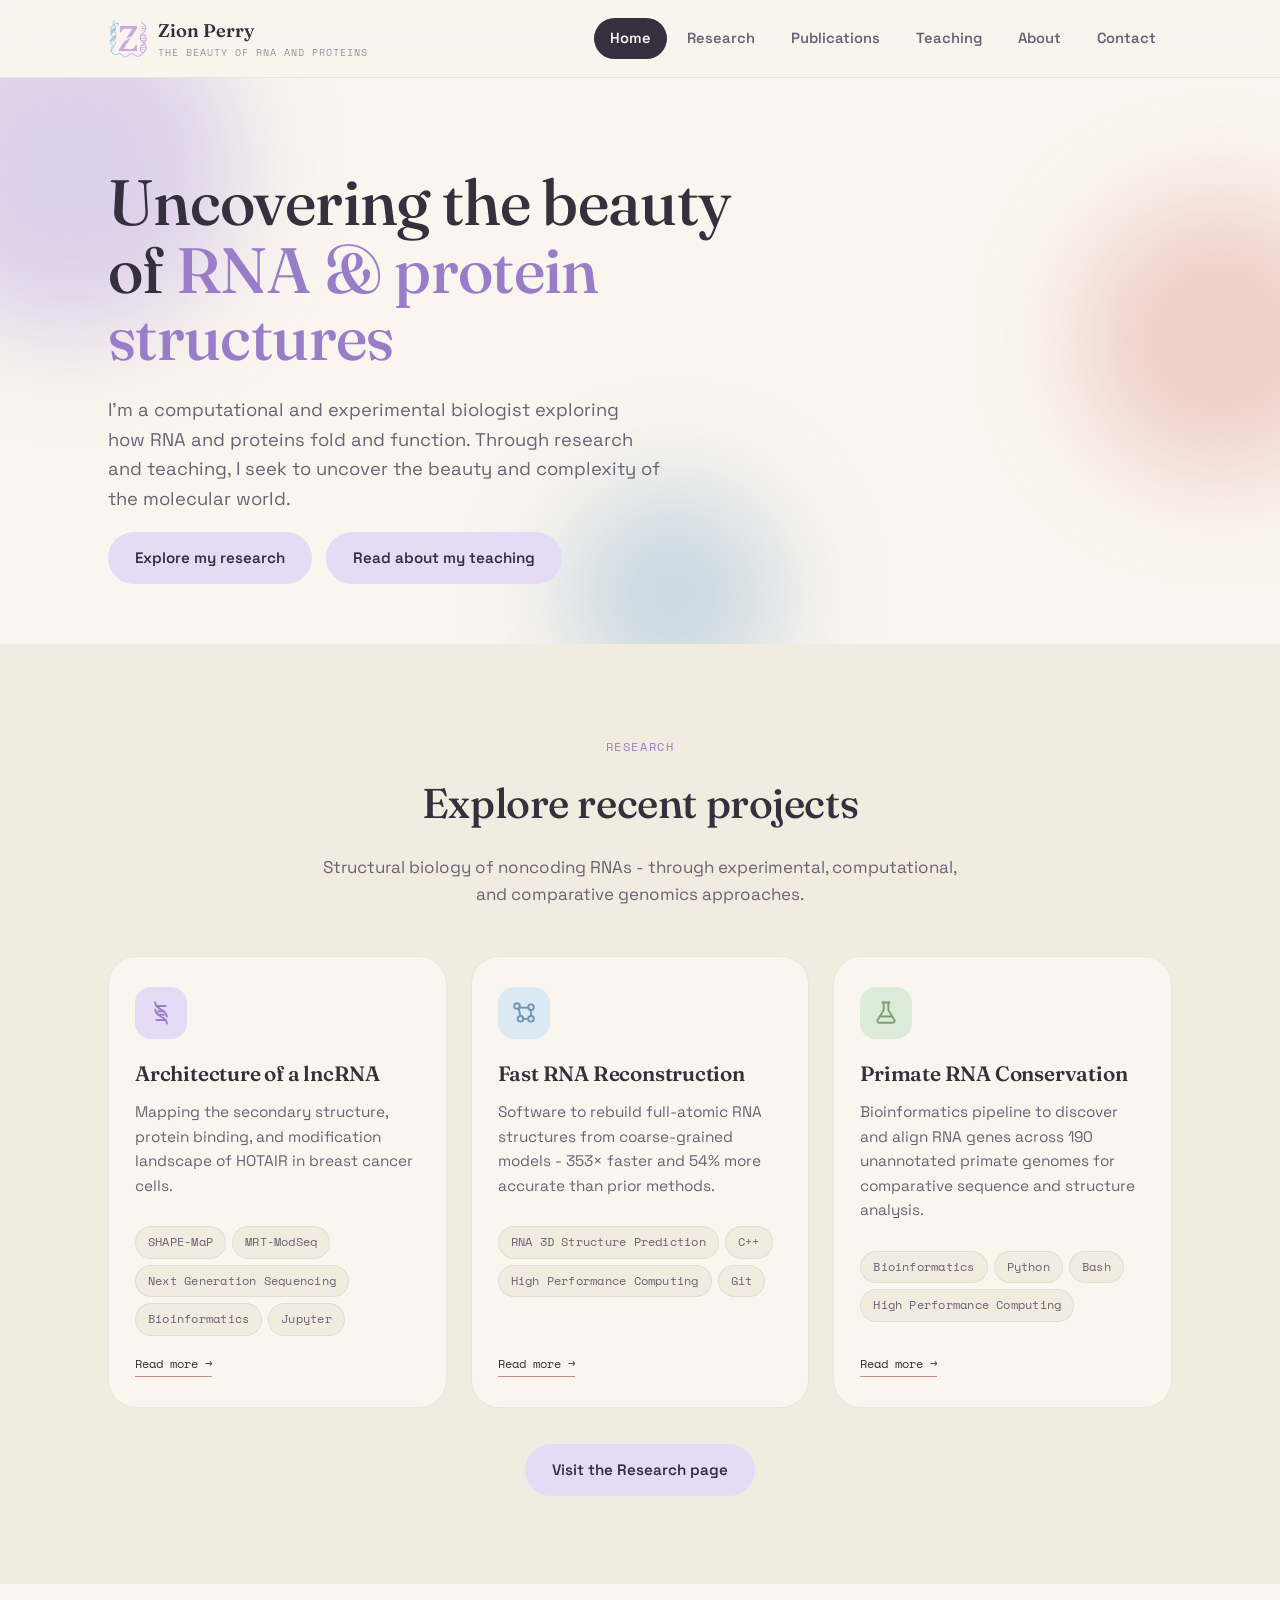
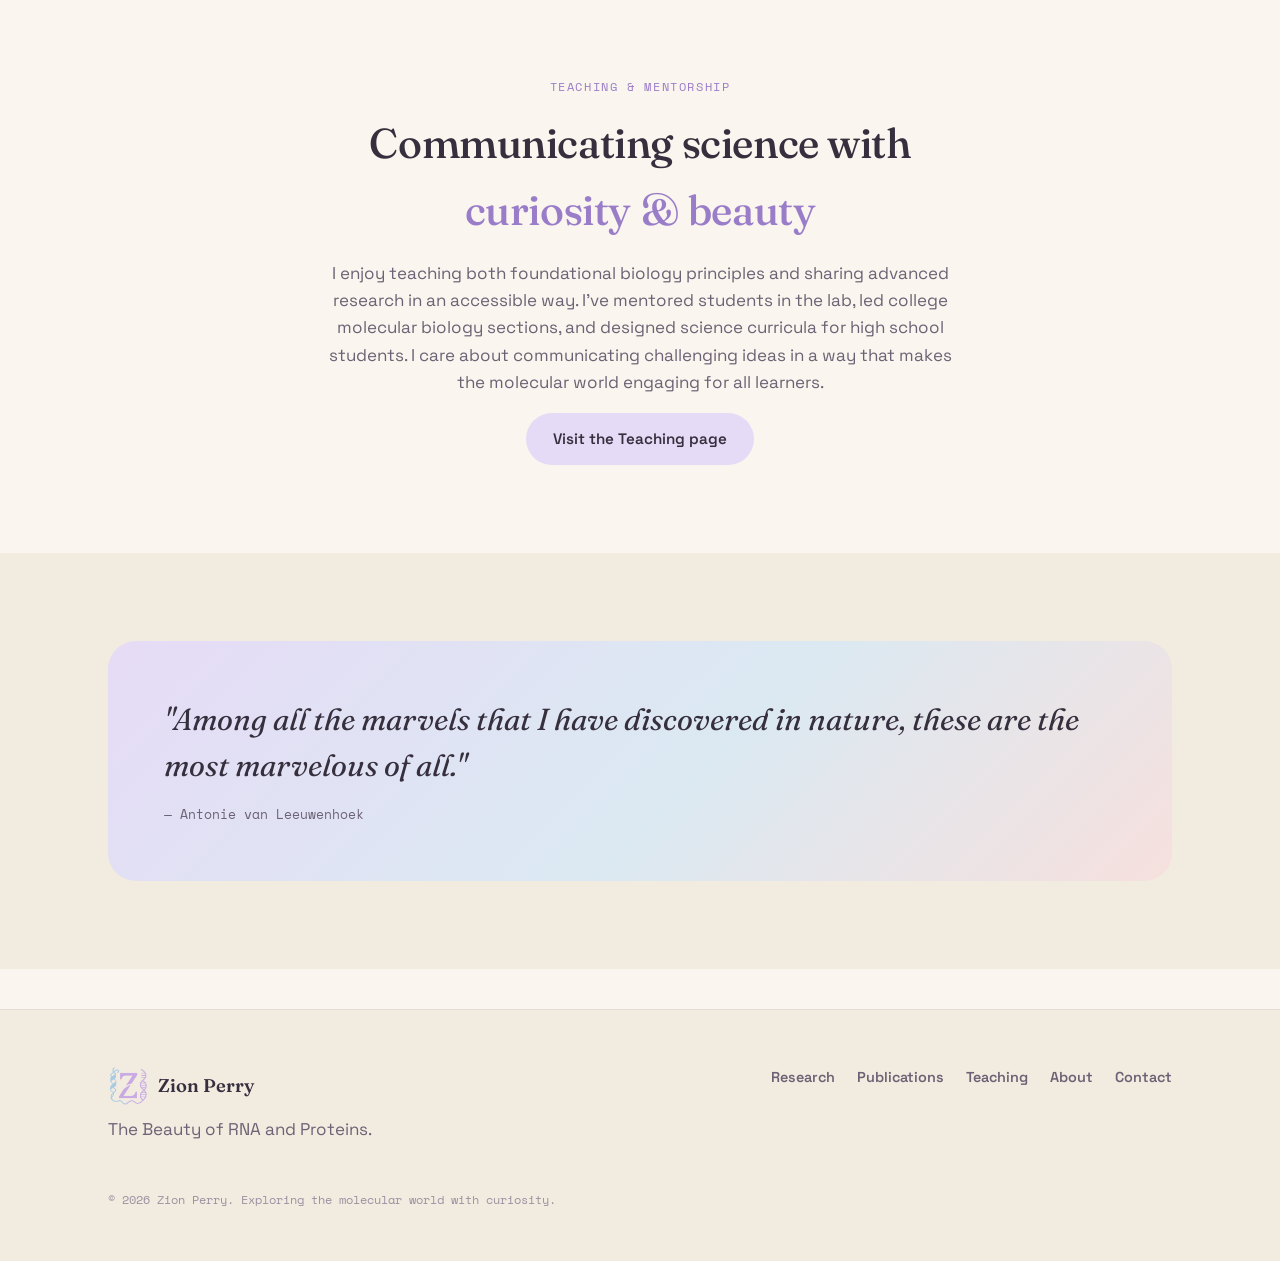
<file: index.html>
<!DOCTYPE html>
<html lang="en">
<head>
<meta charset="UTF-8">
<meta name="viewport" content="width=device-width, initial-scale=1.0">
<meta name="theme-color" content="#faf5ee">
<title>Zion Perry — the beauty of RNA and proteins</title>
<meta name="description" content="Zion Perry, PhD candidate in Molecular Biophysics &amp; Biochemistry at Yale. Research on noncoding RNA structure, computational biology, and science education.">
<meta property="og:type" content="website">
<meta property="og:title" content="Zion Perry — the beauty of RNA and proteins">
<meta property="og:description" content="Zion Perry, PhD candidate in Molecular Biophysics &amp; Biochemistry at Yale. Research on noncoding RNA structure, computational biology, and science education.">
<meta property="og:url" content="https://zion-perry.com/">
<meta property="og:image" content="https://zion-perry.com/assets/images/og-preview.png">
<meta property="og:image:width" content="1200">
<meta property="og:image:height" content="630">
<meta name="twitter:card" content="summary_large_image">
<meta name="twitter:title" content="Zion Perry — the beauty of RNA and proteins">
<meta name="twitter:description" content="Zion Perry, PhD candidate in Molecular Biophysics &amp; Biochemistry at Yale. Research on noncoding RNA structure, computational biology, and science education.">
<meta name="twitter:image" content="https://zion-perry.com/assets/images/og-preview.png">
<link rel="icon" href="assets/images/Z_logo.png" type="image/png">
<link rel="preconnect" href="https://fonts.googleapis.com">
<link rel="preconnect" href="https://fonts.gstatic.com" crossorigin>
<link href="https://fonts.googleapis.com/css2?family=Fraunces:ital,opsz,wght@0,9..144,400;0,9..144,500;0,9..144,600;1,9..144,500&family=Space+Grotesk:wght@400;500;600;700&family=Space+Mono:wght@400;700&display=swap" rel="stylesheet">
<link rel="stylesheet" href="css/style.css">
<script src="js/main.js" defer></script>
</head>
<body>

<header class="site-header">
  <nav class="nav">
    <a href="index.html" class="brand">
      <img src="assets/images/Z_logo.png" alt="Zion Perry logo" class="brand-logo">
      <span>Zion Perry<small>the beauty of RNA and proteins</small></span>
    </a>
    <button class="nav-toggle" aria-label="Toggle navigation"><span></span></button>
    <div class="nav-links">
      <a href="index.html">Home</a>
      <a href="research.html">Research</a>
      <a href="publications.html">Publications</a>
      <a href="teaching.html">Teaching</a>
      <a href="about.html">About</a>
      <a href="contact.html">Contact</a>
    </div>
  </nav>
</header>

<main>

<!-- ================= HERO ================= -->
<section class="hero">
  <div class="blob blob-anim" style="width:340px;height:340px;top:-80px;left:-100px;background:var(--lilac);"></div>
  <div class="blob blob-anim" style="width:280px;height:280px;top:120px;right:-80px;background:var(--rose);animation-delay:-4s;"></div>
  <div class="blob blob-anim" style="width:220px;height:220px;bottom:-60px;left:44%;background:var(--sky);animation-delay:-8s;"></div>

  <div class="container" style="position:relative; z-index:2;">
    <div class="reveal is-visible" style="max-width:680px;">
      <h1>Uncovering the beauty of <em>RNA</em> <span class="amp">&amp;</span> <em>protein structures</em></h1>
      <p class="lede">I'm a computational and experimental biologist exploring how RNA and proteins fold and function. Through research and teaching, I seek to uncover the beauty and complexity of the molecular world.</p>
      <div class="btn-row">
        <a href="#research" class="btn btn-soft">Explore my research</a>
        <a href="#teaching" class="btn btn-soft">Read about my teaching</a>
      </div>
    </div>
  </div>
</section>

<!-- ================= FEATURED RESEARCH ================= -->
<section class="section section-alt" id="research">
  <div class="container">
    <div class="section-head reveal">
      <p class="eyebrow" style="justify-content:center;">Research</p>
      <h2>Explore recent projects</h2>
      <p>Structural biology of noncoding RNAs - through experimental, computational, and comparative genomics approaches.</p>
    </div>

    <div class="card-grid reveal">
      <div class="card">
        <div class="icon lilac">
          <svg viewBox="0 0 24 24" fill="none" stroke="currentColor" stroke-width="1.6" stroke-linecap="round" stroke-linejoin="round"><path d="M7 3c0 6 10 6 10 12"/><path d="M17 21c0-6-10-6-10-12"/><line x1="8" y1="6" x2="16" y2="6"/><line x1="8" y1="18" x2="16" y2="18"/><line x1="9.5" y1="10.5" x2="14.5" y2="10.5"/><line x1="9.5" y1="13.5" x2="14.5" y2="13.5"/></svg>
        </div>
        <h3>Architecture of a lncRNA</h3>
        <p>Mapping the secondary structure, protein binding, and modification landscape of HOTAIR in breast cancer cells.</p>
        <div class="tags"><span class="tag">SHAPE-MaP</span><span class="tag">MRT-ModSeq</span><span class="tag">Next Generation Sequencing</span><span class="tag">Bioinformatics</span><span class="tag">Jupyter</span></div>
        <a href="research.html#hotair" class="card-link">Read more →</a>
      </div>

      <div class="card">
        <div class="icon sky">
          <svg viewBox="0 0 24 24" fill="none" stroke="currentColor" stroke-width="1.6" stroke-linecap="round" stroke-linejoin="round"><circle cx="6" cy="6" r="2.4"/><circle cx="18" cy="7" r="2.4"/><circle cx="9" cy="17" r="2.4"/><circle cx="18" cy="17" r="2.4"/><line x1="8" y1="7.3" x2="16" y2="7.6"/><line x1="7.5" y1="8.2" x2="9" y2="14.8"/><line x1="18" y1="9.4" x2="18" y2="14.6"/><line x1="11" y1="17" x2="15.6" y2="17"/></svg>
        </div>
        <h3>Fast RNA Reconstruction</h3>
        <p>Software to rebuild full-atomic RNA structures from coarse-grained models - 353&times; faster and 54% more accurate than prior methods.</p>
        <div class="tags"><span class="tag">RNA 3D Structure Prediction</span><span class="tag">C++</span><span class="tag">High Performance Computing</span><span class="tag">Git</span></div>
        <a href="research.html#arena" class="card-link">Read more →</a>
      </div>

      <div class="card">
        <div class="icon sage">
          <svg viewBox="0 0 24 24" fill="none" stroke="currentColor" stroke-width="1.6" stroke-linecap="round" stroke-linejoin="round"><path d="M9 3h6"/><path d="M10 3v6.5L4.8 18a1.6 1.6 0 0 0 1.4 2.4h11.6a1.6 1.6 0 0 0 1.4-2.4L14 9.5V3"/><path d="M7.5 15h9"/></svg>
        </div>
        <h3>Primate RNA Conservation</h3>
        <p>Bioinformatics pipeline to discover and align RNA genes across 190 unannotated primate genomes for comparative sequence and structure analysis.</p>
        <div class="tags"><span class="tag">Bioinformatics</span><span class="tag">Python</span><span class="tag">Bash</span><span class="tag">High Performance Computing</span></div>
        <a href="research.html#primates" class="card-link">Read more →</a>
      </div>
    </div>

    <div class="reveal" style="text-align:center; margin-top:36px;">
      <a href="research.html" class="btn btn-soft">Visit the Research page</a>
    </div>
  </div>
</section>

<!-- ================= TEACHING PREVIEW ================= -->
<section class="section" id="teaching">
  <div class="container">
    <div class="reveal" style="max-width:640px; margin:0 auto; text-align:center;">
      <p class="eyebrow" style="justify-content:center;">Teaching &amp; Mentorship</p>
      <h2>Communicating science with <em>curiosity</em> <span class="amp">&amp;</span> <em>beauty</em></h2>
      <p>I enjoy teaching both foundational biology principles and sharing advanced research in an accessible way. I've mentored students in the lab, led college molecular biology sections, and designed science curricula for high school students. I care about communicating challenging ideas in a way that makes the molecular world engaging for all learners.</p>
      <a href="teaching.html" class="btn btn-soft">Visit the Teaching page</a>
    </div>
  </div>
</section>

<!-- ================= DREAMS PANEL ================= -->
<section class="section section-alt">
  <div class="container reveal">
    <div class="dream-panel">
      <blockquote>"Among all the marvels that I have discovered in nature, these are the most marvelous of all."</blockquote>
      <p style="font-family:var(--font-mono); font-size:0.8rem; color:var(--ink-soft); margin-top:16px; margin-bottom:0;">— Antonie van Leeuwenhoek</p>
    </div>
  </div>
</section>

</main>

<footer class="site-footer">
  <div class="container">
    <div class="footer-grid">
      <div>
        <a href="index.html" class="brand" style="margin-bottom:10px;">
          <img src="assets/images/Z_logo.png" alt="Zion Perry logo" class="brand-logo">
          <span>Zion Perry</span>
        </a>
        <p style="max-width:32ch;">The Beauty of RNA and Proteins.</p>
      </div>
      <div class="footer-links">
        <a href="research.html">Research</a>
        <a href="publications.html">Publications</a>
        <a href="teaching.html">Teaching</a>
        <a href="about.html">About</a>
        <a href="contact.html">Contact</a>
      </div>
    </div>
    <p class="footer-note">© 2026 Zion Perry. Exploring the molecular world with curiosity.</p>
  </div>
</footer>

<script data-goatcounter="https://zionperry.goatcounter.com/count" async src="//gc.zgo.at/count.js"></script>
</body>
</html>
</file>
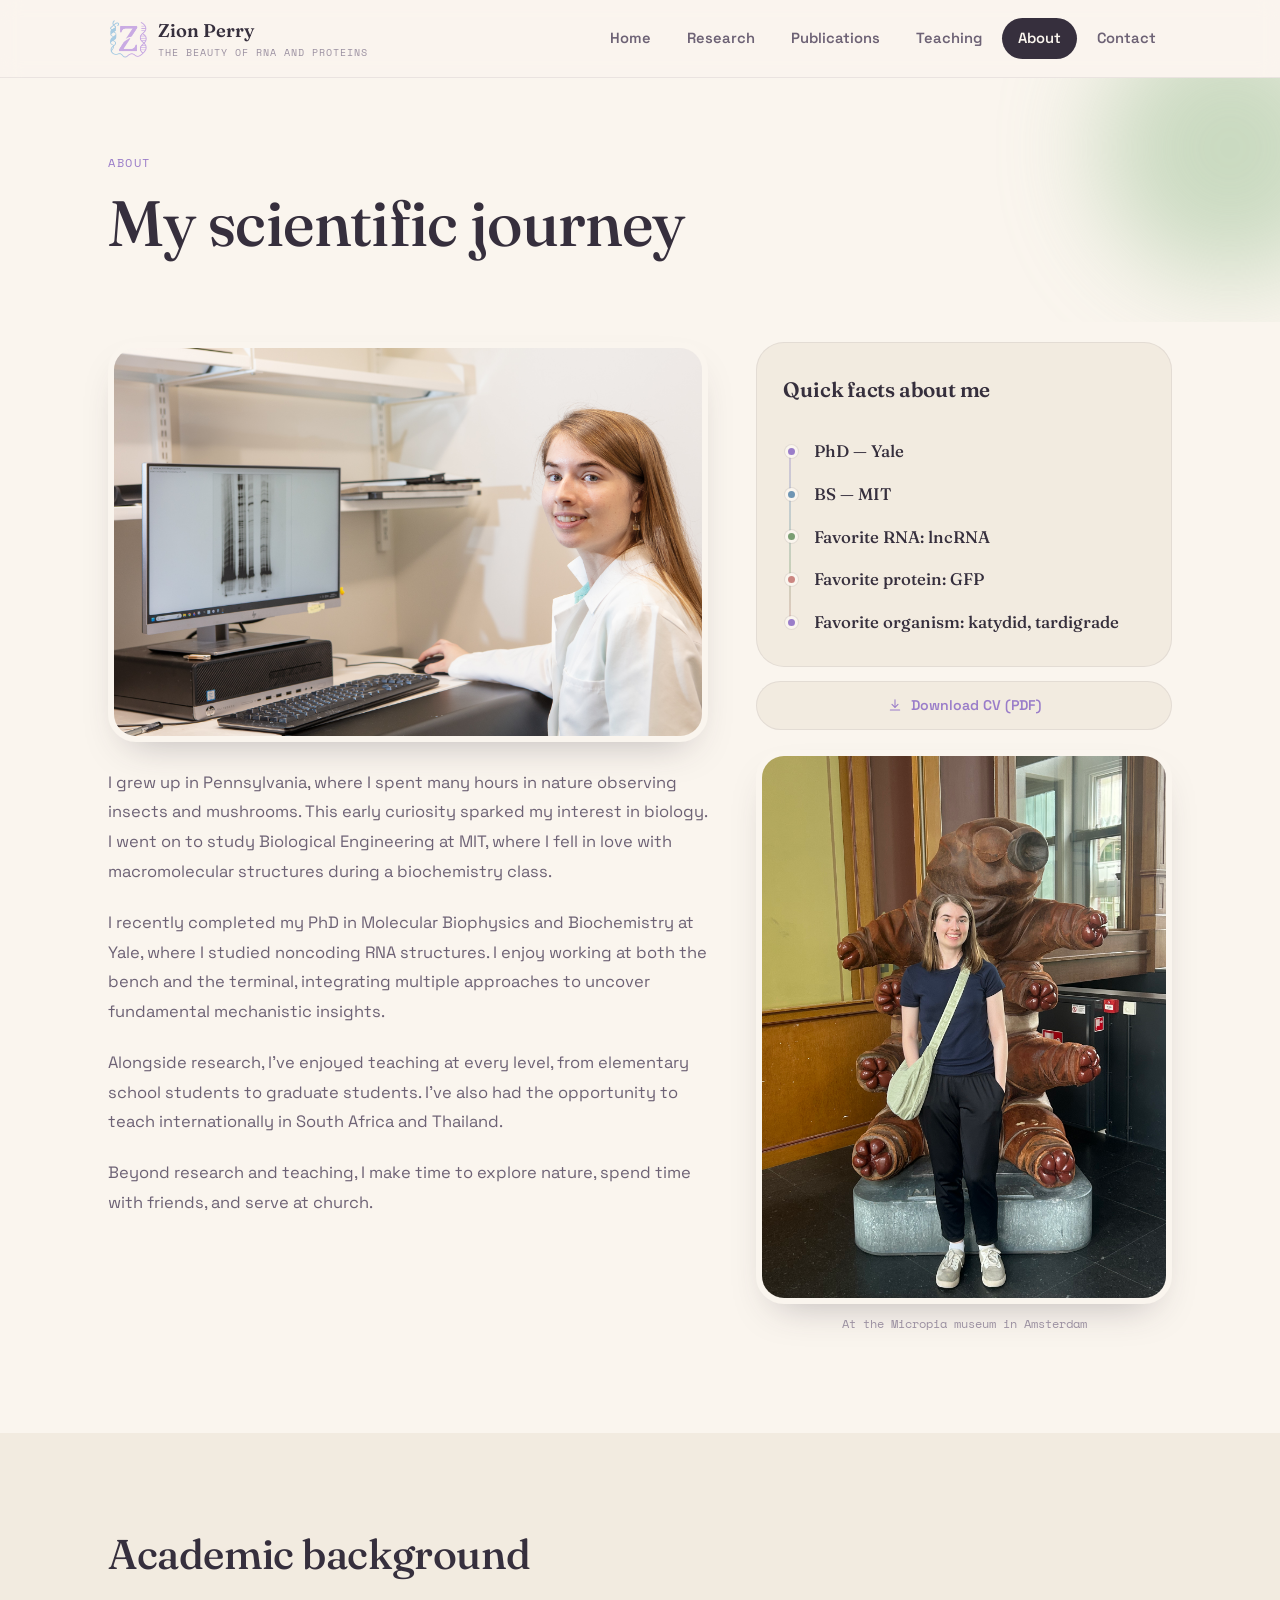
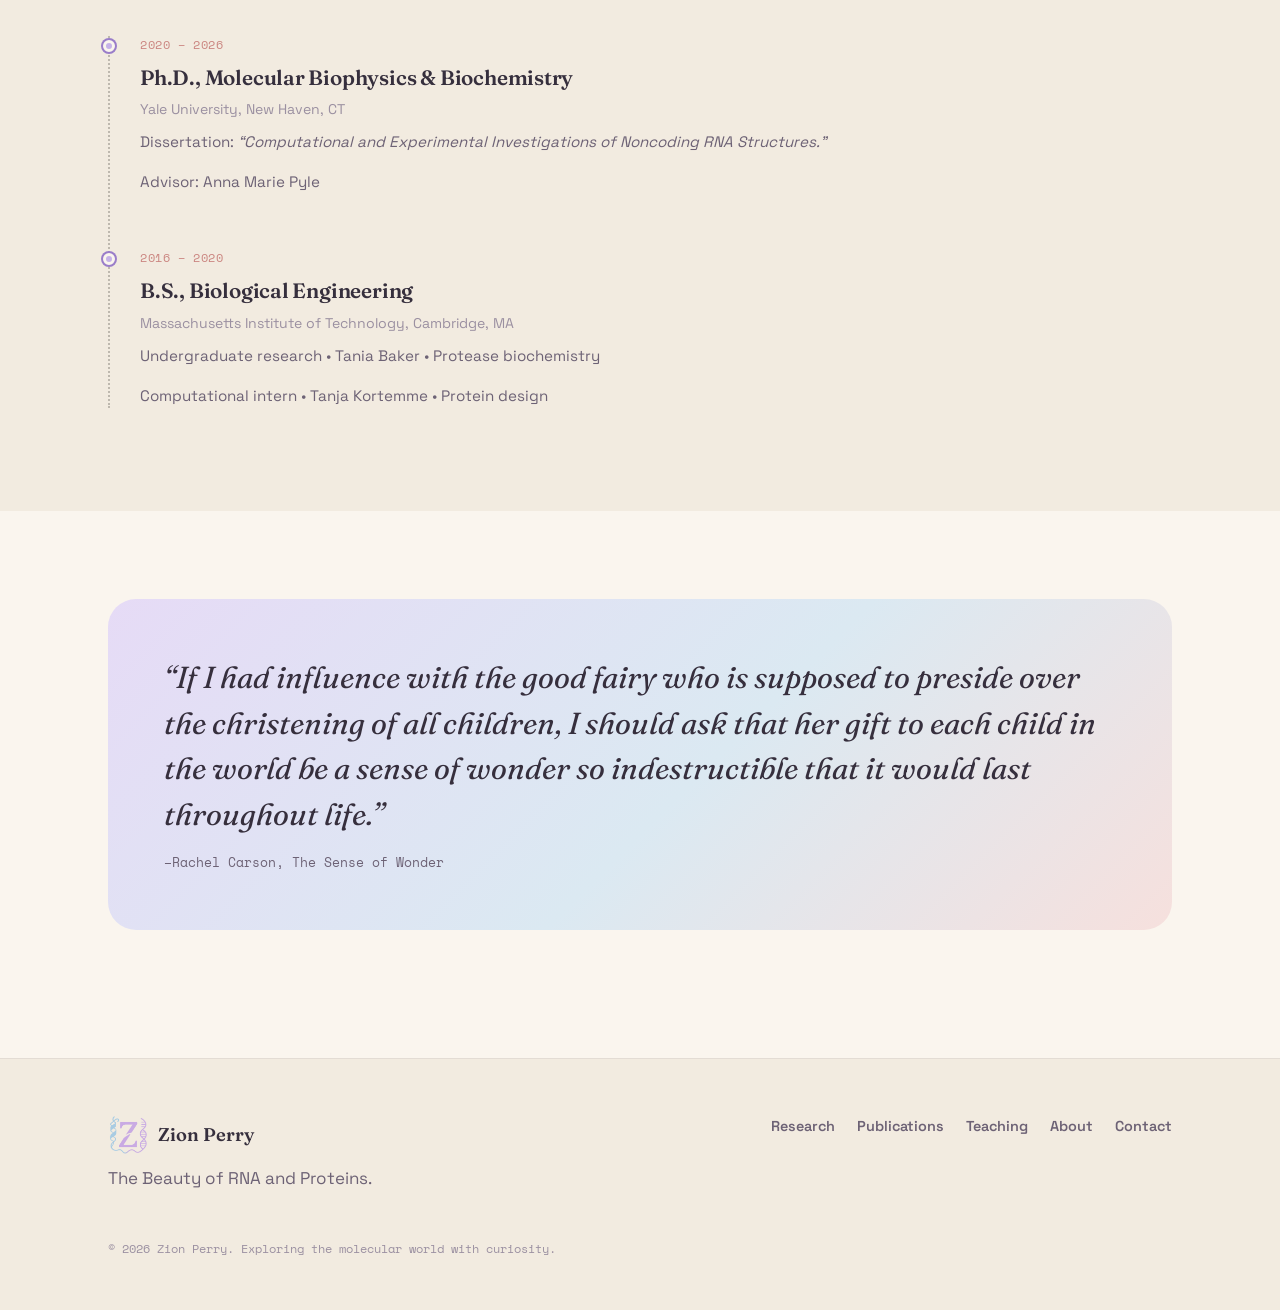
<file: about.html>
<!DOCTYPE html>
<html lang="en">
<head>
<meta charset="UTF-8">
<meta name="viewport" content="width=device-width, initial-scale=1.0">
<meta name="theme-color" content="#faf5ee">
<title>About — Zion Perry</title>
<meta name="description" content="About Zion Perry — PhD candidate in Molecular Biophysics and Biochemistry at Yale University.">
<meta property="og:type" content="website">
<meta property="og:title" content="About — Zion Perry">
<meta property="og:description" content="About Zion Perry — PhD candidate in Molecular Biophysics and Biochemistry at Yale University.">
<meta property="og:url" content="https://zion-perry.com/about.html">
<meta property="og:image" content="https://zion-perry.com/assets/images/og-preview.png">
<meta property="og:image:width" content="1200">
<meta property="og:image:height" content="630">
<meta name="twitter:card" content="summary_large_image">
<meta name="twitter:title" content="About — Zion Perry">
<meta name="twitter:description" content="About Zion Perry — PhD candidate in Molecular Biophysics and Biochemistry at Yale University.">
<meta name="twitter:image" content="https://zion-perry.com/assets/images/og-preview.png">
<link rel="icon" href="assets/images/Z_logo.png" type="image/png">
<link rel="preconnect" href="https://fonts.googleapis.com">
<link rel="preconnect" href="https://fonts.gstatic.com" crossorigin>
<link href="https://fonts.googleapis.com/css2?family=Fraunces:ital,opsz,wght@0,9..144,400;0,9..144,500;0,9..144,600;1,9..144,500&family=Space+Grotesk:wght@400;500;600;700&family=Space+Mono:wght@400;700&display=swap" rel="stylesheet">
<link rel="stylesheet" href="css/style.css">
<script src="js/main.js" defer></script>
</head>
<body>

<header class="site-header">
  <nav class="nav">
    <a href="index.html" class="brand">
      <img src="assets/images/Z_logo.png" alt="Zion Perry logo" class="brand-logo">
      <span>Zion Perry<small>the beauty of RNA and proteins</small></span>
    </a>
    <button class="nav-toggle" aria-label="Toggle navigation"><span></span></button>
    <div class="nav-links">
      <a href="index.html">Home</a>
      <a href="research.html">Research</a>
      <a href="publications.html">Publications</a>
      <a href="teaching.html">Teaching</a>
      <a href="about.html">About</a>
      <a href="contact.html">Contact</a>
    </div>
  </nav>
</header>

<main>

<section class="page-hero">
  <div class="blob blob-anim" style="width:260px;height:260px;top:-60px;right:-80px;background:var(--sage);"></div>
  <div class="container reveal is-visible">
    <p class="eyebrow">About</p>
    <h1>My scientific journey</h1>
  </div>
</section>

<section class="section" style="padding-top:20px;">
  <div class="container about-intro reveal">
    <div class="about-lead">
      <img src="assets/images/Zion_photo_2024.jpg" alt="Zion Perry in the lab" class="about-photo">
      <div class="about-copy">
        <p>I grew up in Pennsylvania, where I spent many hours in nature observing insects and mushrooms. This early curiosity sparked my interest in biology. I went on to study Biological Engineering at MIT, where I fell in love with macromolecular structures during a biochemistry class.</p>

        <p>I recently completed my PhD in Molecular Biophysics and Biochemistry at Yale, where I studied noncoding RNA structures. I enjoy working at both the bench and the terminal, integrating multiple approaches to uncover fundamental mechanistic insights.</p>

        <p>Alongside research, I've enjoyed teaching at every level, from elementary school students to graduate students. I've also had the opportunity to teach internationally in South Africa and Thailand.</p>

        <p>Beyond research and teaching, I make time to explore nature, spend time with friends, and serve at church.</p>

      </div>
    </div>
    <div>
      <div class="card" style="background:var(--paper-alt);">
        <h3>Quick facts about me</h3>
        <div class="interest-chain" style="margin-top:22px;">
          <div class="interest-node">
            <span class="node-dot" style="background:var(--lilac-deep);"></span>
            <span class="node-label">PhD — Yale</span>
          </div>
          <div class="interest-node">
            <span class="node-dot" style="background:var(--sky-deep);"></span>
            <span class="node-label">BS — MIT</span>
          </div>
          <div class="interest-node">
            <span class="node-dot" style="background:var(--sage-deep);"></span>
            <span class="node-label">Favorite RNA: lncRNA</span>
          </div>
          <div class="interest-node">
            <span class="node-dot" style="background:var(--rose-deep);"></span>
            <span class="node-label">Favorite protein: GFP</span>
          </div>
          <div class="interest-node">
            <span class="node-dot" style="background:var(--lilac-deep);"></span>
            <span class="node-label">Favorite organism: katydid, tardigrade</span>
          </div>
        </div>
      </div>
      <a href="assets/pdfs/Zion_Perry_CV.pdf" class="cv-mini-link" download>
        <svg viewBox="0 0 24 24" fill="none" stroke="currentColor" stroke-width="1.6" stroke-linecap="round" stroke-linejoin="round"><path d="M12 4v11"/><path d="M7.5 11 12 15.5 16.5 11"/><path d="M5 19.5h14"/></svg>
        Download CV (PDF)
      </a>
      <img src="assets/images/Zion_tardigrade_2026.jpg" alt="Zion Perry with a tardigrade" class="about-photo-side">
      <p class="photo-caption">At the Micropia museum in Amsterdam</p>
    </div>
  </div>
</section>

<!-- ================= EDUCATION ================= -->
<section class="section section-alt">
  <div class="container">
    <div class="section-head left reveal">
      <h2>Academic background</h2>
    </div>
    <div class="timeline reveal">
      <div class="timeline-item">
        <div class="meta">2020 – 2026</div>
        <h3>Ph.D., Molecular Biophysics &amp; Biochemistry</h3>
        <div class="org">Yale University, New Haven, CT</div>
        <p>Dissertation: <em>“Computational and Experimental Investigations of Noncoding RNA Structures.”</em></p>
        <p>Advisor: Anna Marie Pyle</p>
      </div>
      <div class="timeline-item">
        <div class="meta">2016 – 2020</div>
        <h3>B.S., Biological Engineering</h3>
        <div class="org">Massachusetts Institute of Technology, Cambridge, MA</div>
        <p>Undergraduate research • Tania Baker • Protease biochemistry</p>
        <p>Computational intern • Tanja Kortemme • Protein design</p>
      </div>
    </div>
  </div>
</section>

<!-- ================= DREAMS ================= -->
<section class="section">
  <div class="container reveal">
    <div class="dream-panel">
      <blockquote>“If I had influence with the good fairy who is supposed to preside over the christening of all children, I should ask that her gift to each child in the world be a sense of wonder so indestructible that it would last throughout life.”</blockquote>
      <p style="font-family:var(--font-mono); font-size:0.8rem; color:var(--ink-soft); margin-top:16px; margin-bottom:0;">–Rachel Carson, The Sense of Wonder</p>
    </div>
  </div>
</section>

</main>

<footer class="site-footer">
  <div class="container">
    <div class="footer-grid">
      <div>
        <a href="index.html" class="brand" style="margin-bottom:10px;">
          <img src="assets/images/Z_logo.png" alt="Zion Perry logo" class="brand-logo">
          <span>Zion Perry</span>
        </a>
        <p style="max-width:32ch;">The Beauty of RNA and Proteins.</p>
      </div>
      <div class="footer-links">
        <a href="research.html">Research</a>
        <a href="publications.html">Publications</a>
        <a href="teaching.html">Teaching</a>
        <a href="about.html">About</a>
        <a href="contact.html">Contact</a>
      </div>
    </div>
    <p class="footer-note">© 2026 Zion Perry. Exploring the molecular world with curiosity.</p>
  </div>
</footer>

<script data-goatcounter="https://zionperry.goatcounter.com/count" async src="//gc.zgo.at/count.js"></script>
</body>
</html>
</file>
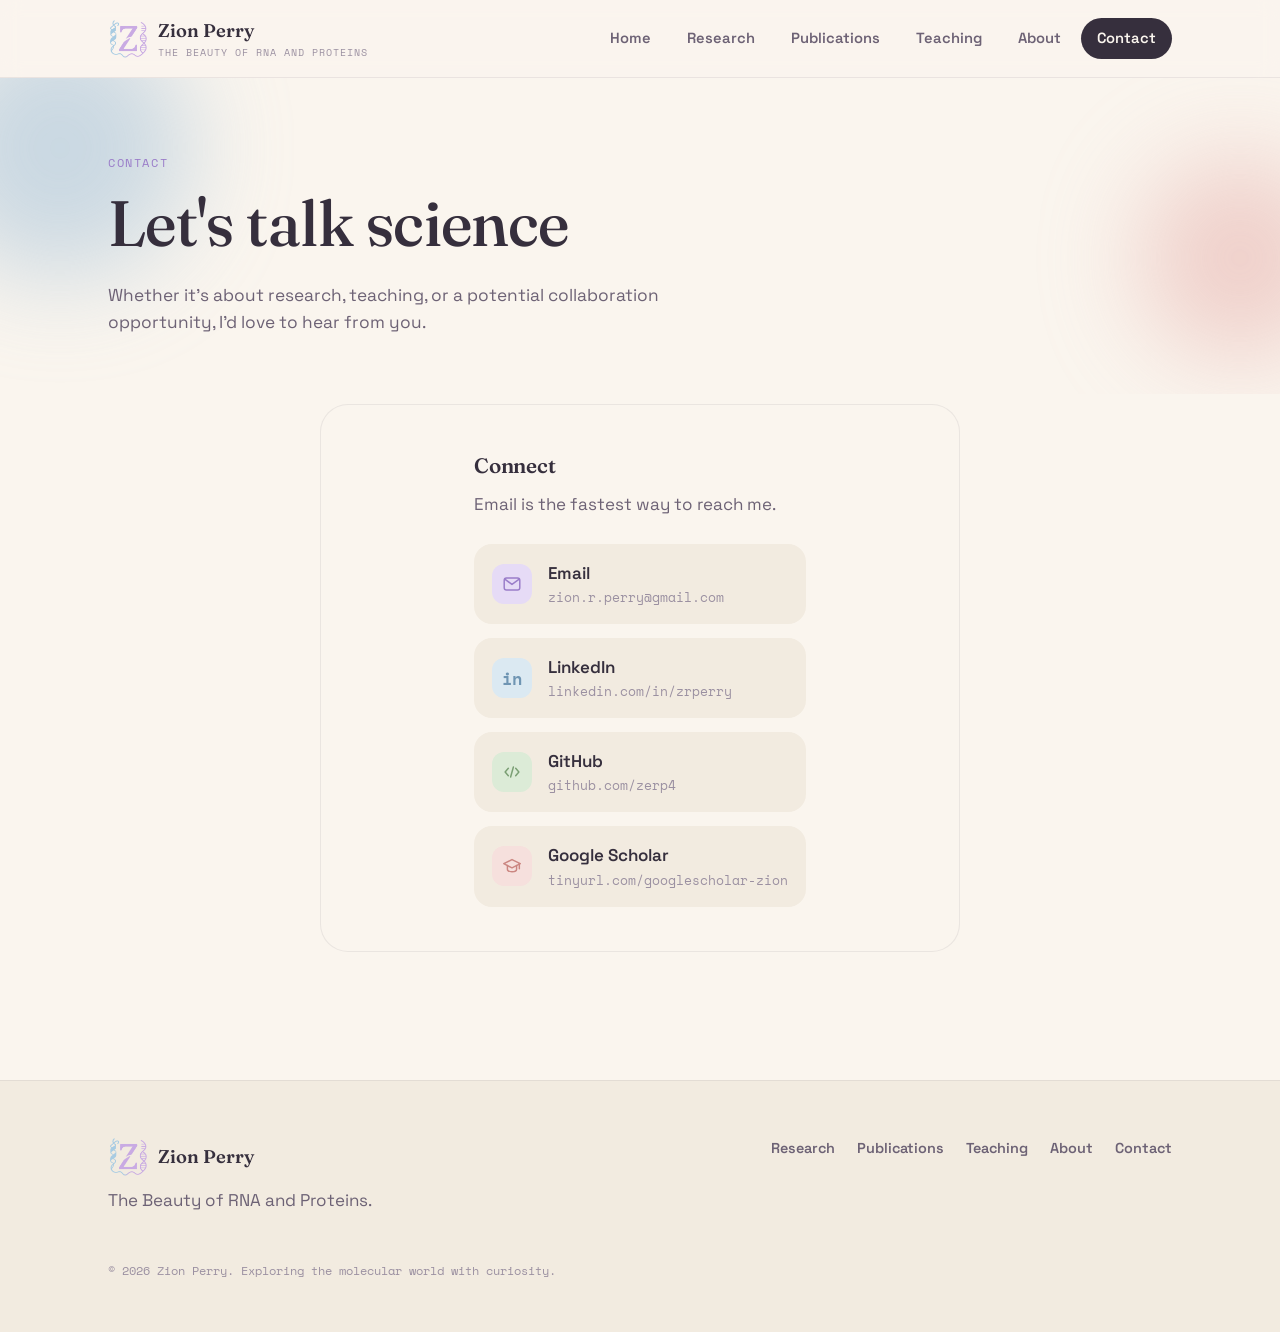
<file: contact.html>
<!DOCTYPE html>
<html lang="en">
<head>
<meta charset="UTF-8">
<meta name="viewport" content="width=device-width, initial-scale=1.0">
<meta name="theme-color" content="#faf5ee">
<title>Contact — Zion Perry</title>
<meta name="description" content="Get in touch with Zion Perry.">
<meta property="og:type" content="website">
<meta property="og:title" content="Contact — Zion Perry">
<meta property="og:description" content="Get in touch with Zion Perry.">
<meta property="og:url" content="https://zion-perry.com/contact.html">
<meta property="og:image" content="https://zion-perry.com/assets/images/og-preview.png">
<meta property="og:image:width" content="1200">
<meta property="og:image:height" content="630">
<meta name="twitter:card" content="summary_large_image">
<meta name="twitter:title" content="Contact — Zion Perry">
<meta name="twitter:description" content="Get in touch with Zion Perry.">
<meta name="twitter:image" content="https://zion-perry.com/assets/images/og-preview.png">
<link rel="icon" href="assets/images/Z_logo.png" type="image/png">
<link rel="preconnect" href="https://fonts.googleapis.com">
<link rel="preconnect" href="https://fonts.gstatic.com" crossorigin>
<link href="https://fonts.googleapis.com/css2?family=Fraunces:ital,opsz,wght@0,9..144,400;0,9..144,500;0,9..144,600;1,9..144,500&family=Space+Grotesk:wght@400;500;600;700&family=Space+Mono:wght@400;700&display=swap" rel="stylesheet">
<link rel="stylesheet" href="css/style.css">
<script src="js/main.js" defer></script>
</head>
<body>

<header class="site-header">
  <nav class="nav">
    <a href="index.html" class="brand">
      <img src="assets/images/Z_logo.png" alt="Zion Perry logo" class="brand-logo">
      <span>Zion Perry<small>the beauty of RNA and proteins</small></span>
    </a>
    <button class="nav-toggle" aria-label="Toggle navigation"><span></span></button>
    <div class="nav-links">
      <a href="index.html">Home</a>
      <a href="research.html">Research</a>
      <a href="publications.html">Publications</a>
      <a href="teaching.html">Teaching</a>
      <a href="about.html">About</a>
      <a href="contact.html">Contact</a>
    </div>
  </nav>
</header>

<main>

<section class="page-hero">
  <div class="blob blob-anim" style="width:260px;height:260px;top:-60px;left:-70px;background:var(--sky);"></div>
  <div class="blob blob-anim" style="width:200px;height:200px;top:80px;right:-60px;background:var(--rose);animation-delay:-5s;"></div>
  <div class="container reveal is-visible">
    <p class="eyebrow">Contact</p>
    <h1>Let's talk science</h1>
    <p class="lede">Whether it's about research, teaching, or a potential collaboration opportunity, I'd love to hear from you.</p>
  </div>
</section>

<section class="section" style="padding-top:10px;">
  <div class="container">
    <div class="reveal" style="max-width:640px; margin:0 auto;">
      <div class="contact-panel">
        <div class="contact-inner">
        <h3>Connect</h3>
        <p>Email is the fastest way to reach me.</p>
        <div class="contact-methods">
          <a class="contact-method" href="mailto:zion.r.perry@gmail.com">
            <div class="icon lilac" style="display:flex;align-items:center;justify-content:center;">
              <svg viewBox="0 0 24 24" fill="none" stroke="currentColor" stroke-width="1.6" stroke-linecap="round" stroke-linejoin="round"><rect x="3.5" y="5.5" width="17" height="13" rx="2.5"/><path d="M4.5 7 12 12.5 19.5 7"/></svg>
            </div>
            <div>
              <div class="label">Email</div>
              <div class="value">zion.r.perry@gmail.com</div>
            </div>
          </a>
          <a class="contact-method" href="https://linkedin.com/in/zrperry/" target="_blank" rel="noopener">
            <div class="icon sky" style="display:flex;align-items:center;justify-content:center;font-family:var(--font-mono); font-weight:700;">in</div>
            <div>
              <div class="label">LinkedIn</div>
              <div class="value">linkedin.com/in/zrperry</div>
            </div>
          </a>
          <a class="contact-method" href="https://github.com/zerp4" target="_blank" rel="noopener">
            <div class="icon sage" style="display:flex;align-items:center;justify-content:center;">
              <svg viewBox="0 0 24 24" fill="none" stroke="currentColor" stroke-width="1.6" stroke-linecap="round" stroke-linejoin="round"><path d="M8 8 4.5 12 8 16"/><path d="M16 8l3.5 4-3.5 4"/><path d="M13.5 6.5 10.5 17.5"/></svg>
            </div>
            <div>
              <div class="label">GitHub</div>
              <div class="value">github.com/zerp4</div>
            </div>
          </a>
          <a class="contact-method" href="https://tinyurl.com/googlescholar-zion" target="_blank" rel="noopener">
            <div class="icon rose" style="display:flex;align-items:center;justify-content:center;">
              <svg viewBox="0 0 24 24" fill="none" stroke="currentColor" stroke-width="1.6" stroke-linecap="round" stroke-linejoin="round"><path d="M3 9.5 12 5l9 4.5-9 4.5-9-4.5Z"/><path d="M7 11.5v4c0 1.5 2.2 2.7 5 2.7s5-1.2 5-2.7v-4"/><path d="M20 9.5v5.5"/></svg>
            </div>
            <div>
              <div class="label">Google Scholar</div>
              <div class="value">tinyurl.com/googlescholar-zion</div>
            </div>
          </a>
        </div>
        </div>
      </div>
    </div>
  </div>
</section>

</main>

<footer class="site-footer">
  <div class="container">
    <div class="footer-grid">
      <div>
        <a href="index.html" class="brand" style="margin-bottom:10px;">
          <img src="assets/images/Z_logo.png" alt="Zion Perry logo" class="brand-logo">
          <span>Zion Perry</span>
        </a>
        <p style="max-width:32ch;">The Beauty of RNA and Proteins.</p>
      </div>
      <div class="footer-links">
        <a href="research.html">Research</a>
        <a href="publications.html">Publications</a>
        <a href="teaching.html">Teaching</a>
        <a href="about.html">About</a>
        <a href="contact.html">Contact</a>
      </div>
    </div>
    <p class="footer-note">© 2026 Zion Perry. Exploring the molecular world with curiosity.</p>
  </div>
</footer>

<script data-goatcounter="https://zionperry.goatcounter.com/count" async src="//gc.zgo.at/count.js"></script>
</body>
</html>
</file>
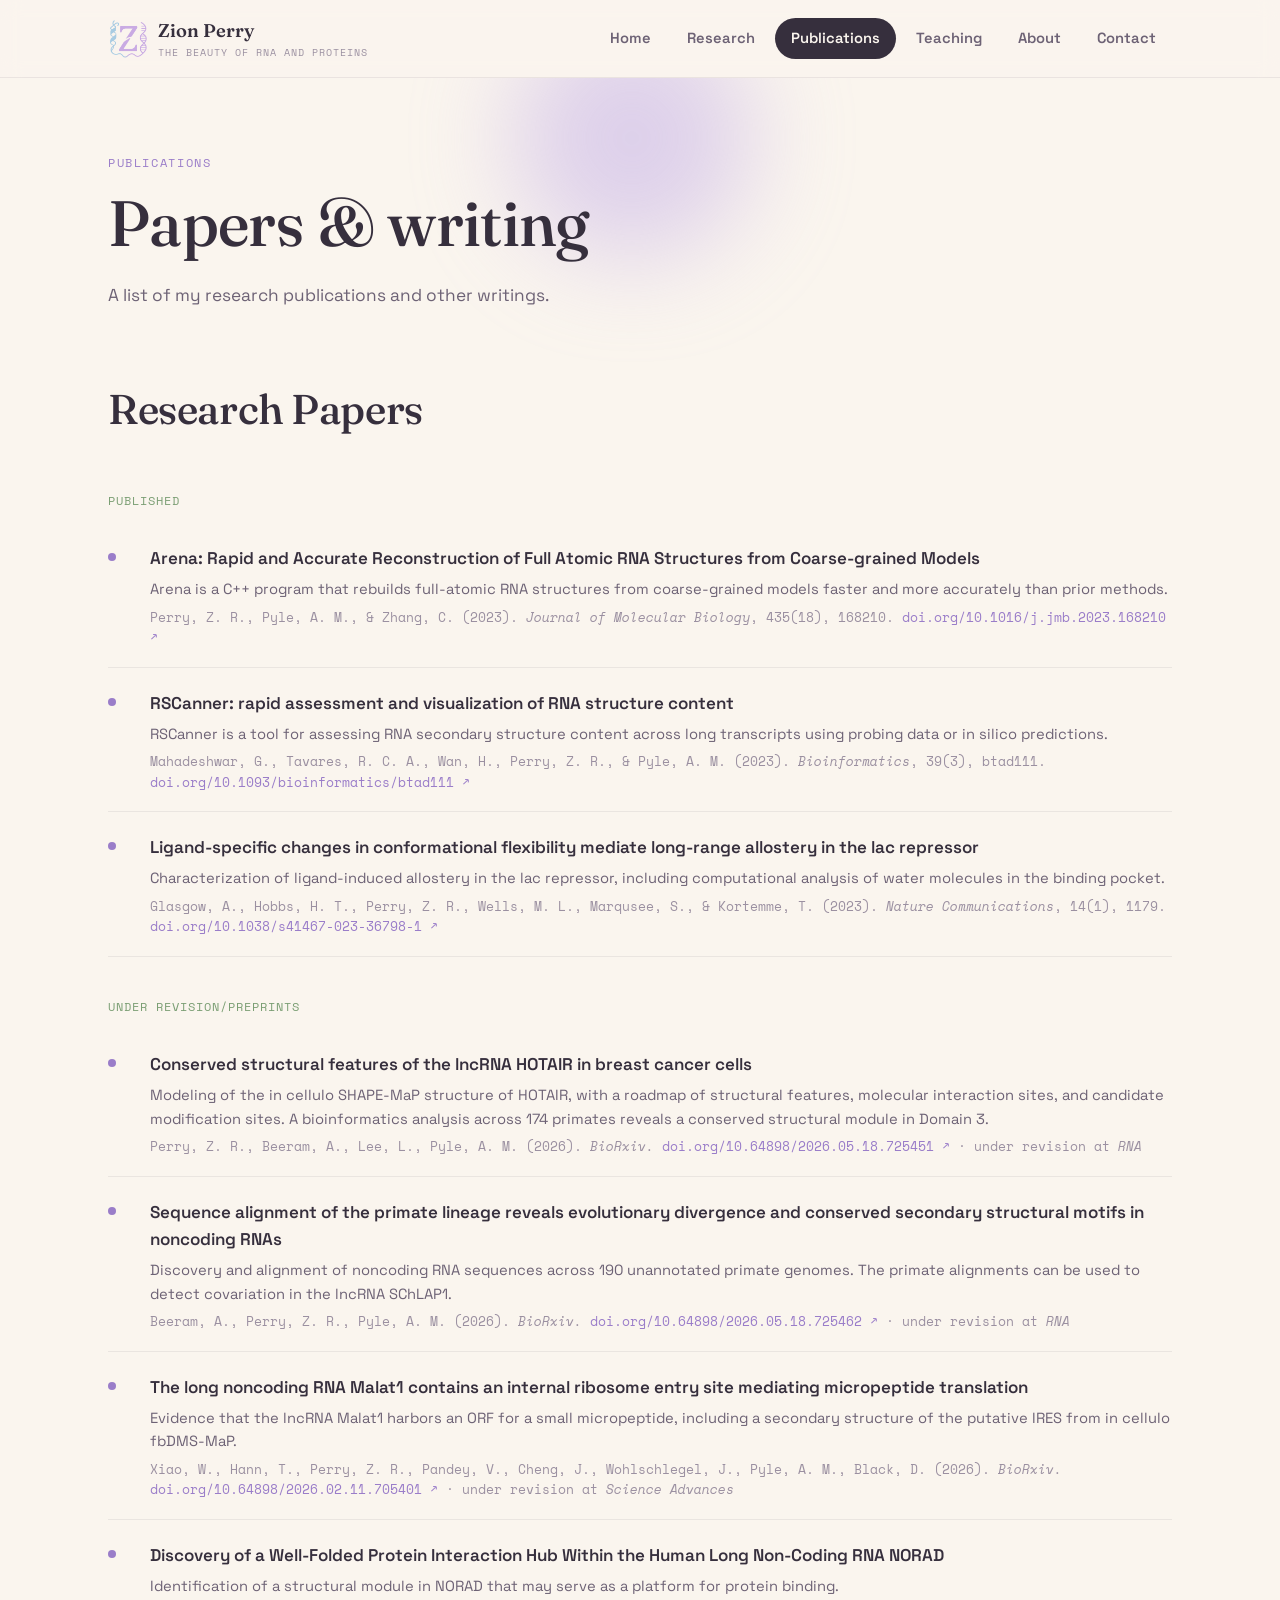
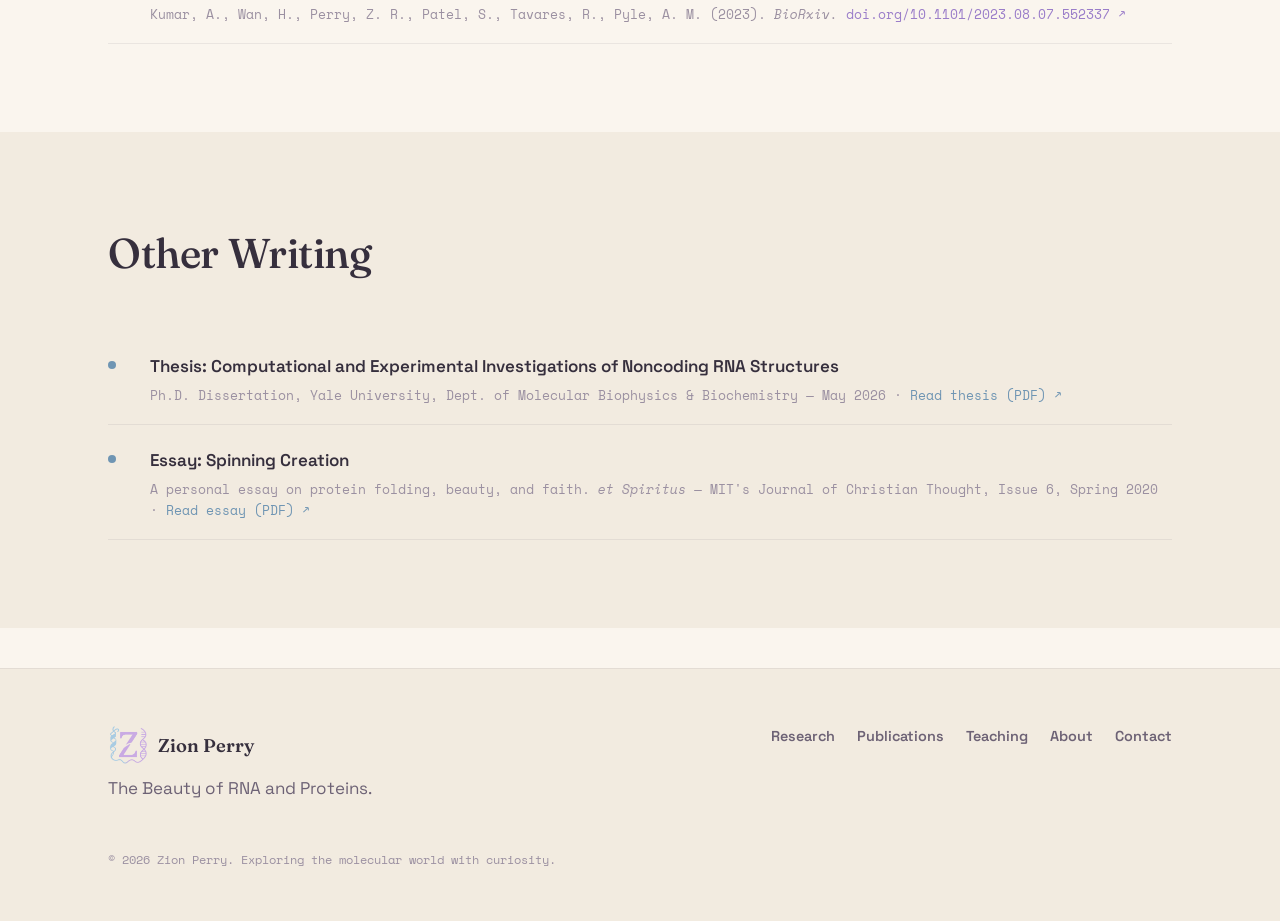
<file: publications.html>
<!DOCTYPE html>
<html lang="en">
<head>
<meta charset="UTF-8">
<meta name="viewport" content="width=device-width, initial-scale=1.0">
<meta name="theme-color" content="#faf5ee">
<title>Publications — Zion Perry</title>
<meta name="description" content="Full publication list for Zion Perry.">
<meta property="og:type" content="website">
<meta property="og:title" content="Publications — Zion Perry">
<meta property="og:description" content="Full publication list for Zion Perry.">
<meta property="og:url" content="https://zion-perry.com/publications.html">
<meta property="og:image" content="https://zion-perry.com/assets/images/og-preview.png">
<meta property="og:image:width" content="1200">
<meta property="og:image:height" content="630">
<meta name="twitter:card" content="summary_large_image">
<meta name="twitter:title" content="Publications — Zion Perry">
<meta name="twitter:description" content="Full publication list for Zion Perry.">
<meta name="twitter:image" content="https://zion-perry.com/assets/images/og-preview.png">
<link rel="icon" href="assets/images/Z_logo.png" type="image/png">
<link rel="preconnect" href="https://fonts.googleapis.com">
<link rel="preconnect" href="https://fonts.gstatic.com" crossorigin>
<link href="https://fonts.googleapis.com/css2?family=Fraunces:ital,opsz,wght@0,9..144,400;0,9..144,500;0,9..144,600;1,9..144,500&family=Space+Grotesk:wght@400;500;600;700&family=Space+Mono:wght@400;700&display=swap" rel="stylesheet">
<link rel="stylesheet" href="css/style.css">
<script src="js/main.js" defer></script>
</head>
<body>

<header class="site-header">
  <nav class="nav">
    <a href="index.html" class="brand">
      <img src="assets/images/Z_logo.png" alt="Zion Perry logo" class="brand-logo">
      <span>Zion Perry<small>the beauty of RNA and proteins</small></span>
    </a>
    <button class="nav-toggle" aria-label="Toggle navigation"><span></span></button>
    <div class="nav-links">
      <a href="index.html">Home</a>
      <a href="research.html">Research</a>
      <a href="publications.html">Publications</a>
      <a href="teaching.html">Teaching</a>
      <a href="about.html">About</a>
      <a href="contact.html">Contact</a>
    </div>
  </nav>
</header>

<main>

<section class="page-hero">
  <div class="blob blob-anim" style="width:240px;height:240px;top:-60px;left:40%;background:var(--lilac);"></div>
  <div class="container reveal is-visible">
    <p class="eyebrow">Publications</p>
    <h1>Papers &amp; writing</h1>
    <p class="lede">A list of my research publications and other writings.</p>
  </div>
</section>

<section class="section" style="padding-top:10px;">
  <div class="container">

    <!-- ================= PUBLICATIONS ================= -->
    <div id="publications" class="reveal">
      <div class="section-head left">
        <h2>Research Papers</h2>
      </div>

      <p class="pub-group-title">Published</p>
      <div class="pub-list">
        <div class="pub">
          <div class="dot"></div>
          <div>
            <div class="title">Arena: Rapid and Accurate Reconstruction of Full Atomic RNA Structures from Coarse-grained Models</div>
            <div class="desc">Arena is a C++ program that rebuilds full-atomic RNA structures from coarse-grained models faster and more accurately than prior methods.</div>
            <div class="venue">Perry, Z. R., Pyle, A. M., &amp; Zhang, C. (2023). <em>Journal of Molecular Biology</em>, 435(18), 168210. <a href="https://doi.org/10.1016/j.jmb.2023.168210" target="_blank" rel="noopener">doi.org/10.1016/j.jmb.2023.168210 ↗</a></div>
          </div>
        </div>
        <div class="pub">
          <div class="dot"></div>
          <div>
            <div class="title">RSCanner: rapid assessment and visualization of RNA structure content</div>
            <div class="desc">RSCanner is a tool for assessing RNA secondary structure content across long transcripts using probing data or in silico predictions.</div>
            <div class="venue">Mahadeshwar, G., Tavares, R. C. A., Wan, H., Perry, Z. R., &amp; Pyle, A. M. (2023). <em>Bioinformatics</em>, 39(3), btad111. <a href="https://doi.org/10.1093/bioinformatics/btad111" target="_blank" rel="noopener">doi.org/10.1093/bioinformatics/btad111 ↗</a></div>
          </div>
        </div>
        <div class="pub">
          <div class="dot"></div>
          <div>
            <div class="title">Ligand-specific changes in conformational flexibility mediate long-range allostery in the lac repressor</div>
            <div class="desc">Characterization of ligand-induced allostery in the lac repressor, including computational analysis of water molecules in the binding pocket.</div>
            <div class="venue">Glasgow, A., Hobbs, H. T., Perry, Z. R., Wells, M. L., Marqusee, S., &amp; Kortemme, T. (2023). <em>Nature Communications</em>, 14(1), 1179. <a href="https://doi.org/10.1038/s41467-023-36798-1" target="_blank" rel="noopener">doi.org/10.1038/s41467-023-36798-1 ↗</a></div>
          </div>
        </div>
      </div>

      <p class="pub-group-title">Under Revision/Preprints</p>
      <div class="pub-list">
        <div class="pub">
          <div class="dot"></div>
          <div>
            <div class="title">Conserved structural features of the lncRNA HOTAIR in breast cancer cells</div>
            <div class="desc">Modeling of the in cellulo SHAPE-MaP structure of HOTAIR, with a roadmap of structural features, molecular interaction sites, and candidate modification sites. A bioinformatics analysis across 174 primates reveals a conserved structural module in Domain 3.</div>
            <div class="venue">Perry, Z. R., Beeram, A., Lee, L., Pyle, A. M. (2026). <em>BioRxiv.</em> <a href="https://doi.org/10.64898/2026.05.18.725451" target="_blank" rel="noopener">doi.org/10.64898/2026.05.18.725451 ↗</a> · under revision at <em>RNA</em></div>
          </div>
        </div>
        <div class="pub">
          <div class="dot"></div>
          <div>
            <div class="title">Sequence alignment of the primate lineage reveals evolutionary divergence and conserved secondary structural motifs in noncoding RNAs</div>
            <div class="desc">Discovery and alignment of noncoding RNA sequences across 190 unannotated primate genomes. The primate alignments can be used to detect covariation in the lncRNA SChLAP1.</div>
            <div class="venue">Beeram, A., Perry, Z. R., Pyle, A. M. (2026). <em>BioRxiv.</em> <a href="https://doi.org/10.64898/2026.05.18.725462" target="_blank" rel="noopener">doi.org/10.64898/2026.05.18.725462 ↗</a> · under revision at <em>RNA</em></div>
          </div>
        </div>
        <div class="pub">
          <div class="dot"></div>
          <div>
            <div class="title">The long noncoding RNA Malat1 contains an internal ribosome entry site mediating micropeptide translation</div>
            <div class="desc">Evidence that the lncRNA Malat1 harbors an ORF for a small micropeptide, including a secondary structure of the putative IRES from in cellulo fbDMS-MaP.</div>
            <div class="venue">Xiao, W., Hann, T., Perry, Z. R., Pandey, V., Cheng, J., Wohlschlegel, J., Pyle, A. M., Black, D. (2026). <em>BioRxiv.</em> <a href="https://doi.org/10.64898/2026.02.11.705401" target="_blank" rel="noopener">doi.org/10.64898/2026.02.11.705401 ↗</a> · under revision at <em>Science Advances</em></div>
          </div>
        </div>
        <div class="pub">
          <div class="dot"></div>
          <div>
            <div class="title">Discovery of a Well-Folded Protein Interaction Hub Within the Human Long Non-Coding RNA NORAD</div>
            <div class="desc">Identification of a structural module in NORAD that may serve as a platform for protein binding.</div>
            <div class="venue">Kumar, A., Wan, H., Perry, Z. R., Patel, S., Tavares, R., Pyle, A. M. (2023). <em>BioRxiv.</em> <a href="https://doi.org/10.1101/2023.08.07.552337" target="_blank" rel="noopener">doi.org/10.1101/2023.08.07.552337 ↗</a></div>
          </div>
        </div>
      </div>

    </div>
  </div>
</section>

<!-- ================= WRITING ================= -->
<section class="section section-alt" id="writing">
  <div class="container reveal">
    <div class="section-head left">
      <h2>Other Writing</h2>
    </div>
    <div class="pub-list">
      <div class="pub">
        <div class="dot"></div>
        <div>
          <div class="title">Thesis: Computational and Experimental Investigations of Noncoding RNA Structures</div>
          <div class="venue">Ph.D. Dissertation, Yale University, Dept. of Molecular Biophysics &amp; Biochemistry — May 2026 · <a href="assets/pdfs/Perry_Zion_PhD_Thesis_2026.pdf" target="_blank" rel="noopener">Read thesis (PDF) ↗</a></div>
        </div>
      </div>
      <div class="pub">
        <div class="dot"></div>
        <div>
          <div class="title">Essay: Spinning Creation</div>
          <div class="venue">A personal essay on protein folding, beauty, and faith. <em>et Spiritus</em> — MIT's Journal of Christian Thought, Issue 6, Spring 2020 · <a href="assets/pdfs/SpinningCreation_etSpiritus_2020.pdf" target="_blank" rel="noopener">Read essay (PDF) ↗</a></div>
        </div>
      </div>
    </div>
  </div>
</section>

</main>

<footer class="site-footer">
  <div class="container">
    <div class="footer-grid">
      <div>
        <a href="index.html" class="brand" style="margin-bottom:10px;">
          <img src="assets/images/Z_logo.png" alt="Zion Perry logo" class="brand-logo">
          <span>Zion Perry</span>
        </a>
        <p style="max-width:32ch;">The Beauty of RNA and Proteins.</p>
      </div>
      <div class="footer-links">
        <a href="research.html">Research</a>
        <a href="publications.html">Publications</a>
        <a href="teaching.html">Teaching</a>
        <a href="about.html">About</a>
        <a href="contact.html">Contact</a>
      </div>
    </div>
    <p class="footer-note">© 2026 Zion Perry. Exploring the molecular world with curiosity.</p>
  </div>
</footer>

<script data-goatcounter="https://zionperry.goatcounter.com/count" async src="//gc.zgo.at/count.js"></script>
</body>
</html>
</file>
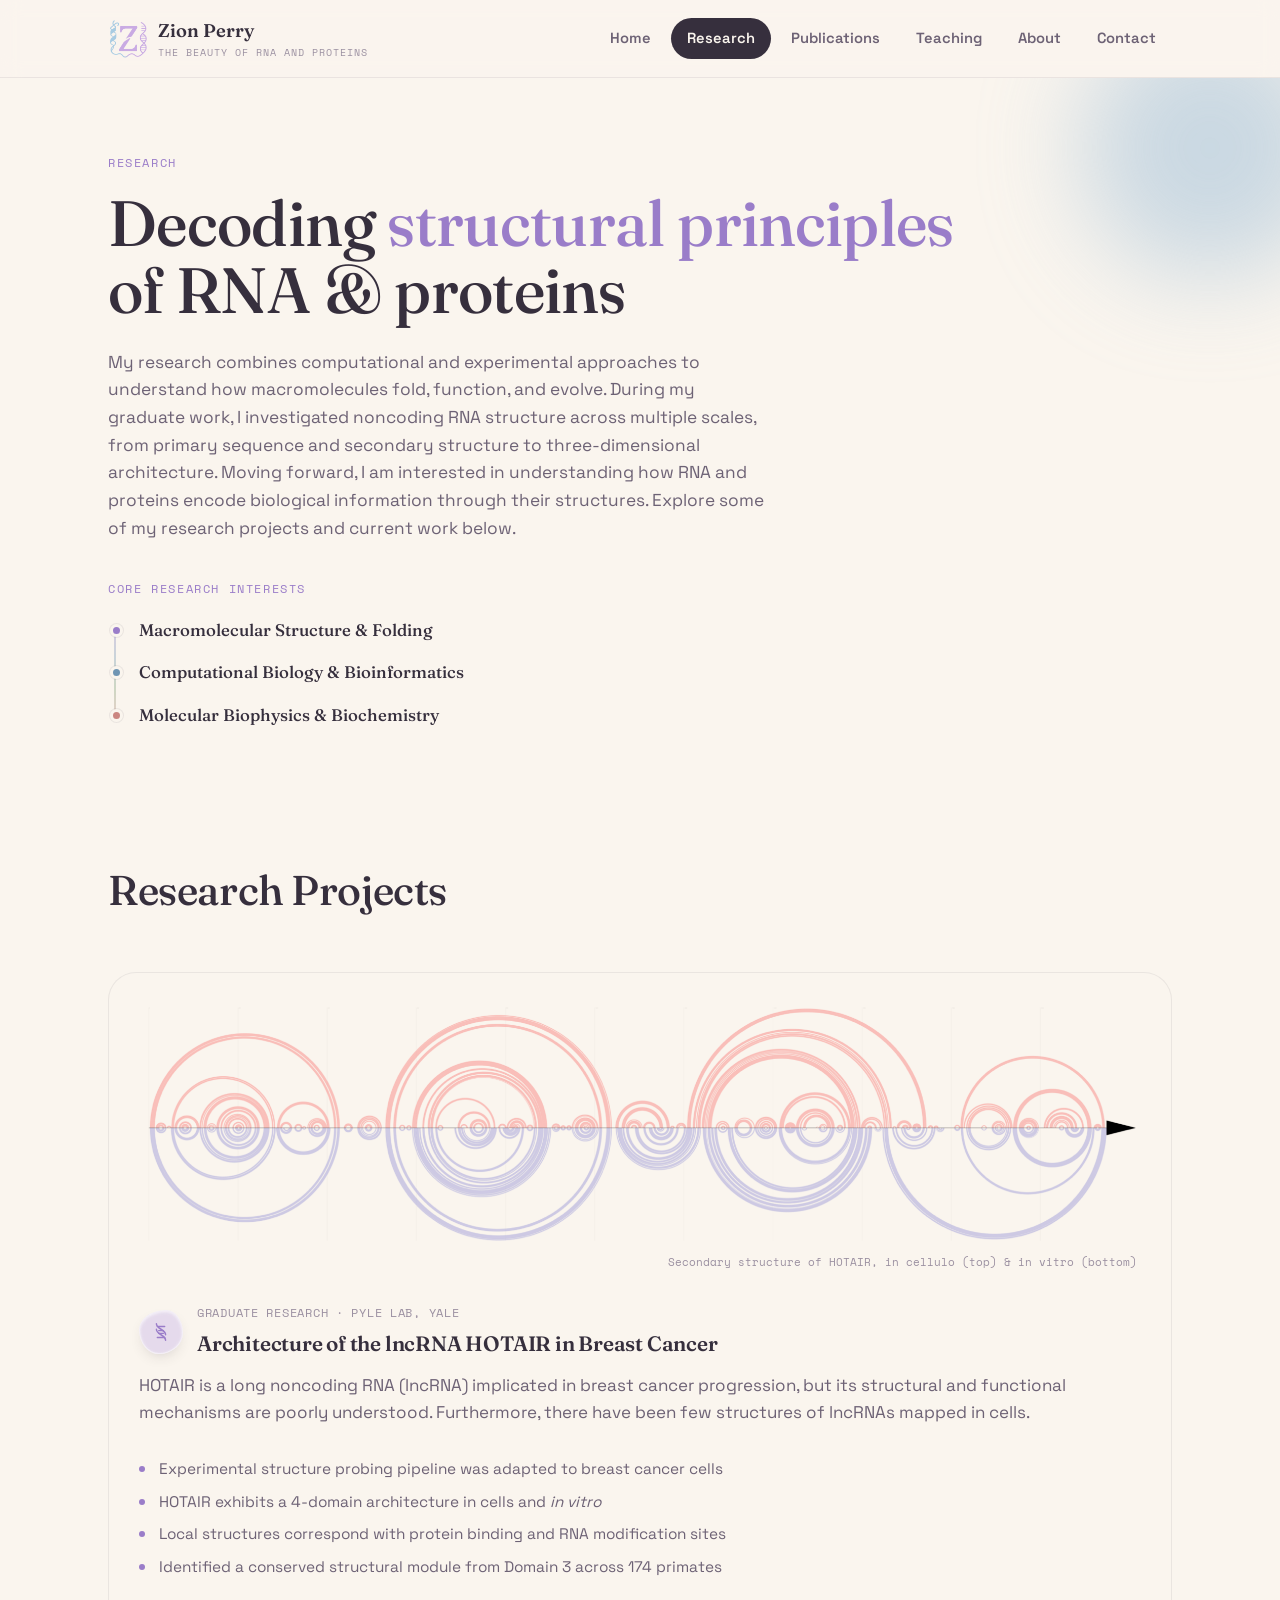
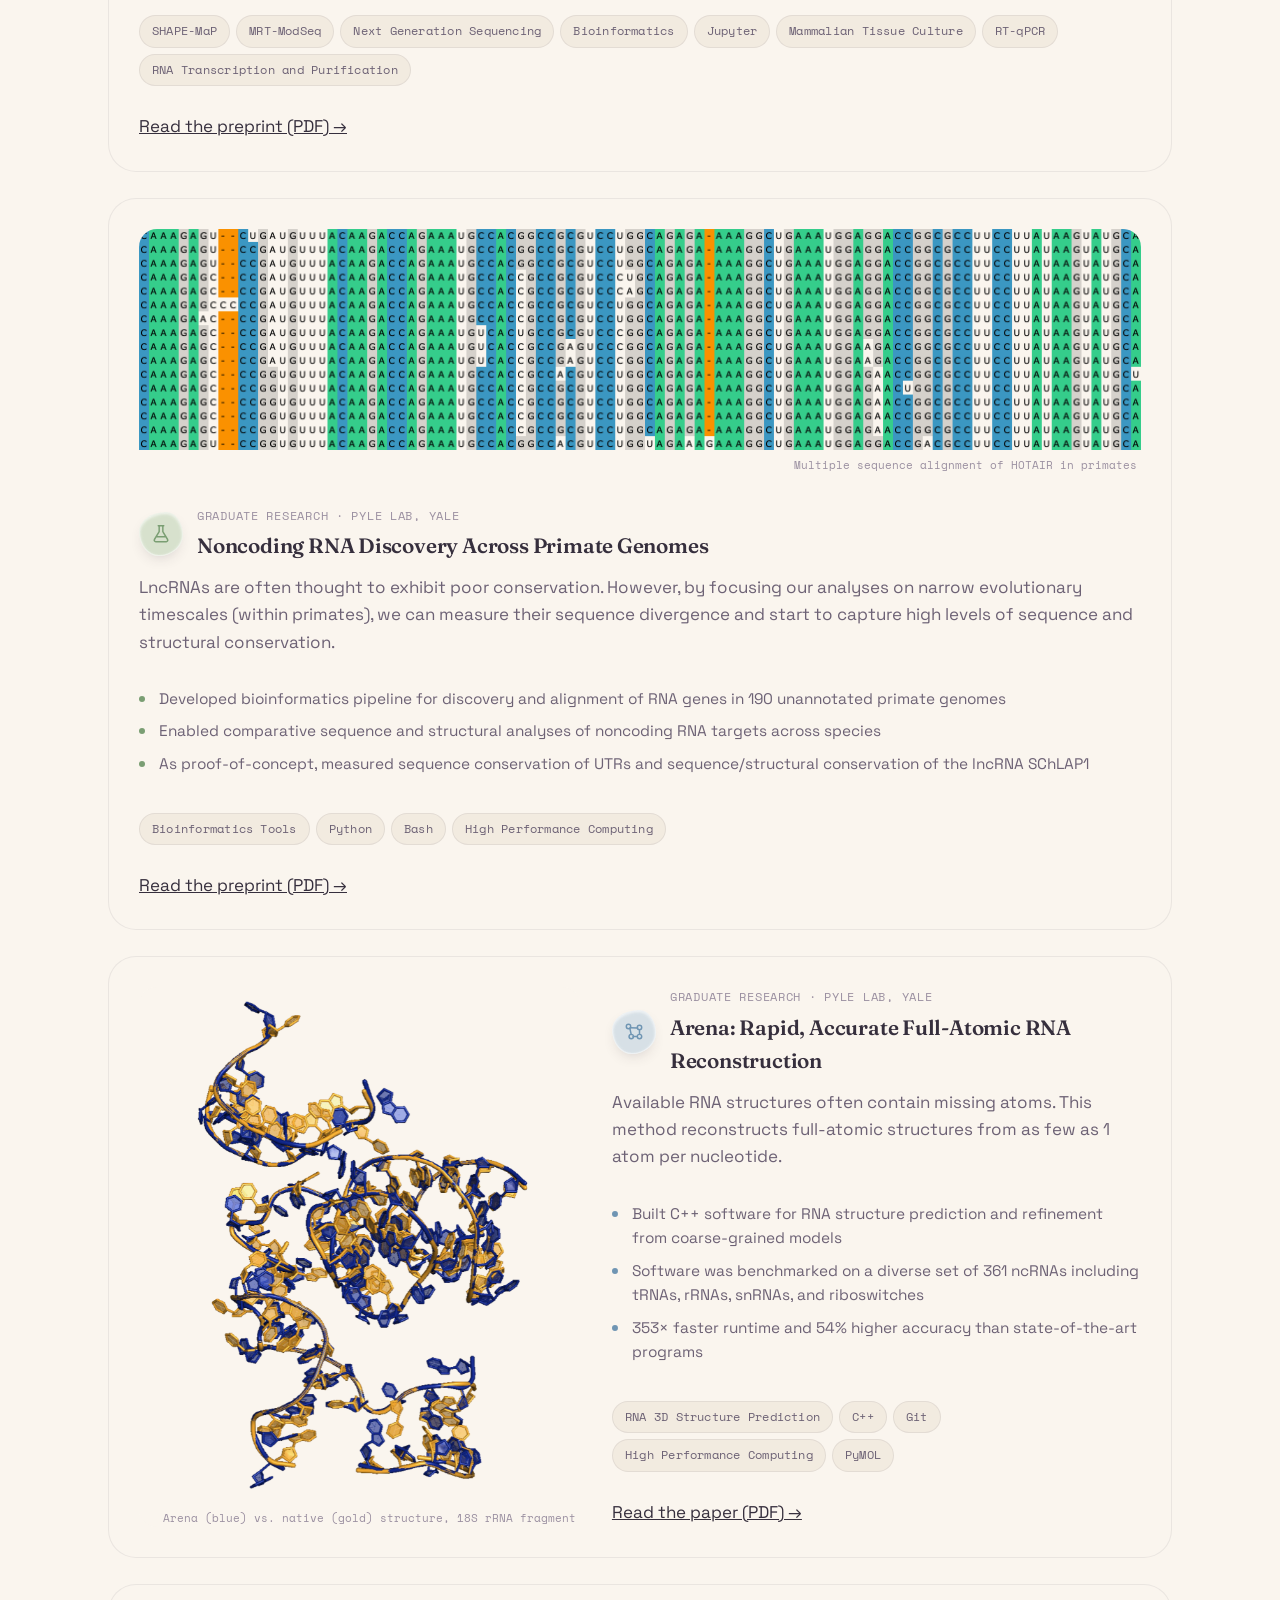
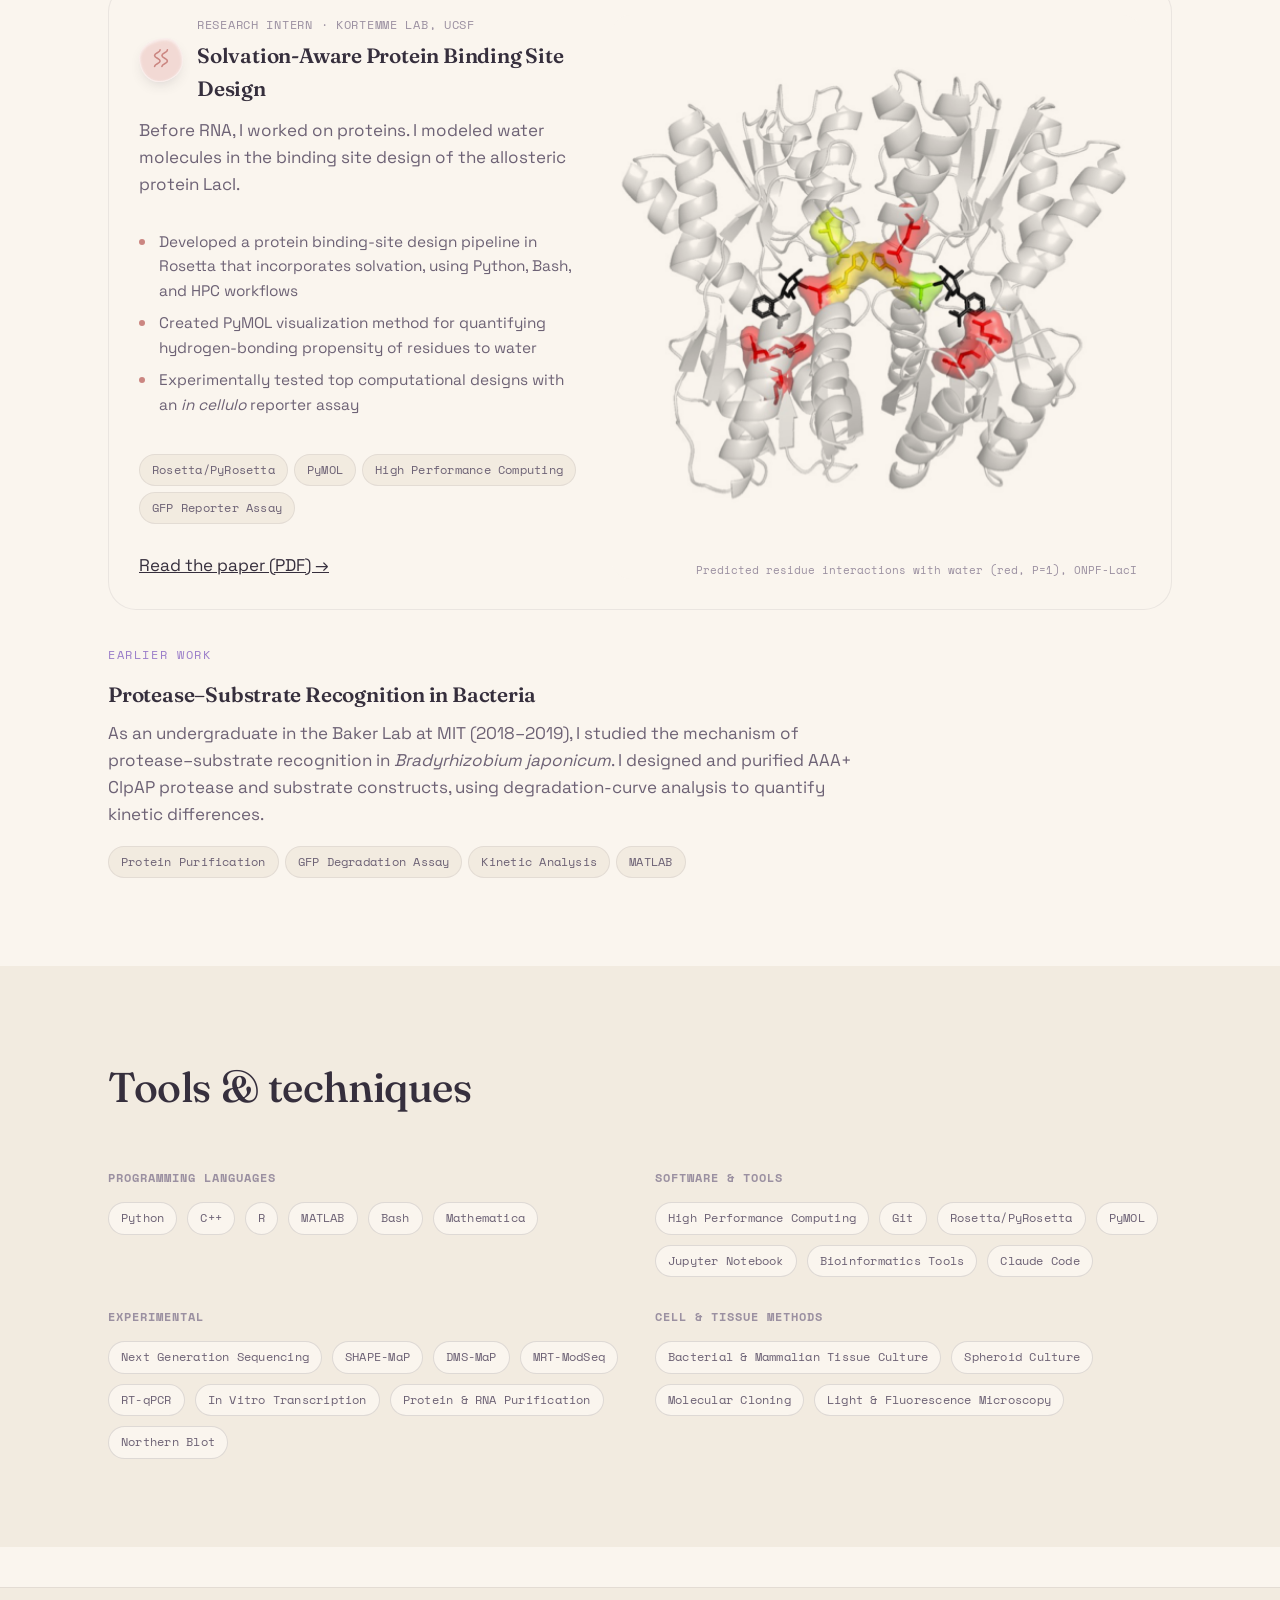
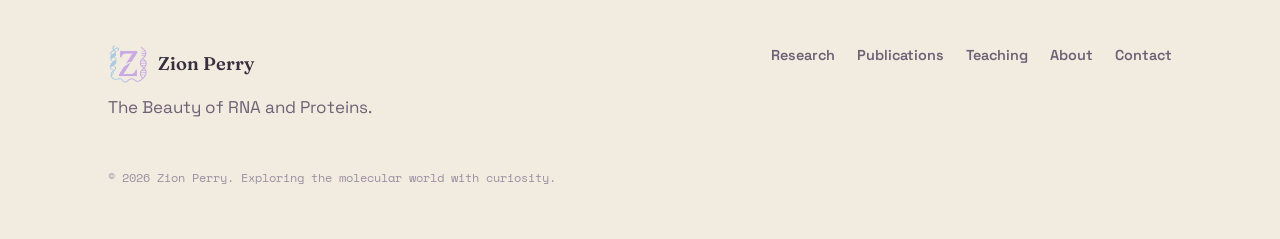
<file: research.html>
<!DOCTYPE html>
<html lang="en">
<head>
<meta charset="UTF-8">
<meta name="viewport" content="width=device-width, initial-scale=1.0">
<meta name="theme-color" content="#faf5ee">
<title>Research — Zion Perry</title>
<meta name="description" content="Research projects by Zion Perry on noncoding RNA structure, computational structural biology, and protein design.">
<meta property="og:type" content="website">
<meta property="og:title" content="Research — Zion Perry">
<meta property="og:description" content="Research projects by Zion Perry on noncoding RNA structure, computational structural biology, and protein design.">
<meta property="og:url" content="https://zion-perry.com/research.html">
<meta property="og:image" content="https://zion-perry.com/assets/images/og-preview.png">
<meta property="og:image:width" content="1200">
<meta property="og:image:height" content="630">
<meta name="twitter:card" content="summary_large_image">
<meta name="twitter:title" content="Research — Zion Perry">
<meta name="twitter:description" content="Research projects by Zion Perry on noncoding RNA structure, computational structural biology, and protein design.">
<meta name="twitter:image" content="https://zion-perry.com/assets/images/og-preview.png">
<link rel="icon" href="assets/images/Z_logo.png" type="image/png">
<link rel="preconnect" href="https://fonts.googleapis.com">
<link rel="preconnect" href="https://fonts.gstatic.com" crossorigin>
<link href="https://fonts.googleapis.com/css2?family=Fraunces:ital,opsz,wght@0,9..144,400;0,9..144,500;0,9..144,600;1,9..144,500&family=Space+Grotesk:wght@400;500;600;700&family=Space+Mono:wght@400;700&display=swap" rel="stylesheet">
<link rel="stylesheet" href="css/style.css">
<script src="js/main.js" defer></script>
</head>
<body>

<header class="site-header">
  <nav class="nav">
    <a href="index.html" class="brand">
      <img src="assets/images/Z_logo.png" alt="Zion Perry logo" class="brand-logo">
      <span>Zion Perry<small>the beauty of RNA and proteins</small></span>
    </a>
    <button class="nav-toggle" aria-label="Toggle navigation"><span></span></button>
    <div class="nav-links">
      <a href="index.html">Home</a>
      <a href="research.html">Research</a>
      <a href="publications.html">Publications</a>
      <a href="teaching.html">Teaching</a>
      <a href="about.html">About</a>
      <a href="contact.html">Contact</a>
    </div>
  </nav>
</header>

<main>

<section class="page-hero">
  <div class="blob blob-anim" style="width:260px;height:260px;top:-60px;right:-60px;background:var(--sky);"></div>
  <div class="container reveal is-visible">
    <p class="eyebrow">Research</p>
    <h1 style="max-width: 900px;">Decoding <em>structural principles</em> of RNA &amp; proteins</h1>
    <p class="lede">My research combines computational and experimental approaches to understand how macromolecules fold, function, and evolve. During my graduate work, I investigated noncoding RNA structure across multiple scales, from primary sequence and secondary structure to three-dimensional architecture. Moving forward, I am interested in understanding how RNA and proteins encode biological information through their structures. Explore some of my research projects and current work below.</p>
    <div class="interests-panel">
      <p class="eyebrow">Core Research Interests</p>
      <div class="interest-chain">
        <div class="interest-node">
          <span class="node-dot" style="background:var(--lilac-deep);"></span>
          <span class="node-label">Macromolecular Structure &amp; Folding</span>
        </div>
        <div class="interest-node">
          <span class="node-dot" style="background:var(--sky-deep);"></span>
          <span class="node-label">Computational Biology &amp; Bioinformatics</span>
        </div>
        <div class="interest-node">
          <span class="node-dot" style="background:var(--rose-deep);"></span>
          <span class="node-label">Molecular Biophysics &amp; Biochemistry</span>
        </div>
      </div>
    </div>
  </div>
</section>

<!-- ================= PROJECTS ================= -->
<section class="section" id="projects">
  <div class="container">

    <div class="section-head left reveal">
      <h2>Research Projects</h2>
    </div>

    <div class="notebook wide reveal" id="hotair">
      <div class="project-image">
        <img src="assets/images/HOTAIR_arcplot.png" alt="HOTAIR arcplot">
        <p class="img-caption">Secondary structure of HOTAIR, in cellulo (top) &amp; in vitro (bottom)</p>
      </div>
      <div class="notebook-body">
        <div class="notebook-head">
          <div class="badge icon lilac">
            <svg viewBox="0 0 24 24" fill="none" stroke="currentColor" stroke-width="1.6" stroke-linecap="round" stroke-linejoin="round"><path d="M7 3c0 6 10 6 10 12"/><path d="M17 21c0-6-10-6-10-12"/><line x1="8" y1="6" x2="16" y2="6"/><line x1="8" y1="18" x2="16" y2="18"/><line x1="9.5" y1="10.5" x2="14.5" y2="10.5"/><line x1="9.5" y1="13.5" x2="14.5" y2="13.5"/></svg>
          </div>
          <div>
            <div class="meta">Graduate Research · Pyle Lab, Yale</div>
            <h3>Architecture of the lncRNA HOTAIR in Breast Cancer</h3>
          </div>
        </div>
        <p>HOTAIR is a long noncoding RNA (lncRNA) implicated in breast cancer progression, but its structural and functional mechanisms are poorly understood. Furthermore, there have been few structures of lncRNAs mapped in cells.</p>
        <ul class="points">
          <li>Experimental structure probing pipeline was adapted to breast cancer cells</li>
          <li>HOTAIR exhibits a 4-domain architecture in cells and <em>in vitro</em></li>
          <li>Local structures correspond with protein binding and RNA modification sites</li>
          <li>Identified a conserved structural module from Domain 3 across 174 primates</li>
        </ul>
        <div class="tags"><span class="tag">SHAPE-MaP</span><span class="tag">MRT-ModSeq</span><span class="tag">Next Generation Sequencing</span><span class="tag">Bioinformatics</span><span class="tag">Jupyter</span><span class="tag">Mammalian Tissue Culture</span><span class="tag">RT-qPCR</span><span class="tag">RNA Transcription and Purification</span></div>
        <br>
        <a class="card-link" href="assets/pdfs/HOTAIR_BioRxiv_2026.pdf" target="_blank" rel="noopener">Read the preprint (PDF) →</a>
      </div>
    </div>

    <div class="notebook wide reveal" id="primates">
      <div class="project-image">
        <img src="assets/images/HOTAIR_MSA.png" alt="Primate heatmap">
        <p class="img-caption">Multiple sequence alignment of HOTAIR in primates</p>
      </div>
      <div class="notebook-body">
        <div class="notebook-head">
          <div class="badge icon sage">
            <svg viewBox="0 0 24 24" fill="none" stroke="currentColor" stroke-width="1.6" stroke-linecap="round" stroke-linejoin="round"><path d="M9 3h6"/><path d="M10 3v6.5L4.8 18a1.6 1.6 0 0 0 1.4 2.4h11.6a1.6 1.6 0 0 0 1.4-2.4L14 9.5V3"/><path d="M7.5 15h9"/></svg>
          </div>
          <div>
            <div class="meta">Graduate Research · Pyle Lab, Yale</div>
            <h3>Noncoding RNA Discovery Across Primate Genomes</h3>
          </div>
        </div>
        <p>LncRNAs are often thought to exhibit poor conservation. However, by focusing our analyses on narrow evolutionary timescales (within primates), we can measure their sequence divergence and start to capture high levels of sequence and structural conservation.</p>
        <ul class="points">
          <li>Developed bioinformatics pipeline for discovery and alignment of RNA genes in 190 unannotated primate genomes</li>
          <li>Enabled comparative sequence and structural analyses of noncoding RNA targets across species</li>
          <li>As proof-of-concept, measured sequence conservation of UTRs and sequence/structural conservation of the lncRNA SChLAP1</li>
        </ul>
        <div class="tags"><span class="tag">Bioinformatics Tools</span><span class="tag">Python</span><span class="tag">Bash</span><span class="tag">High Performance Computing</span></div>
        <br>
        <a class="card-link" href="assets/pdfs/Primate_BioRxiv_2026.pdf" target="_blank" rel="noopener">Read the preprint (PDF) →</a>
      </div>
    </div>

    <div class="notebook reveal" id="arena">
      <div class="project-image">
        <img src="assets/images/Arena_structure.png" alt="Arena structure">
        <p class="img-caption">Arena (blue) vs. native (gold) structure, 18S rRNA fragment</p>
      </div>
      <div class="notebook-body">
        <div class="notebook-head">
          <div class="badge icon sky">
            <svg viewBox="0 0 24 24" fill="none" stroke="currentColor" stroke-width="1.6" stroke-linecap="round" stroke-linejoin="round"><circle cx="6" cy="6" r="2.4"/><circle cx="18" cy="7" r="2.4"/><circle cx="9" cy="17" r="2.4"/><circle cx="18" cy="17" r="2.4"/><line x1="8" y1="7.3" x2="16" y2="7.6"/><line x1="7.5" y1="8.2" x2="9" y2="14.8"/><line x1="18" y1="9.4" x2="18" y2="14.6"/><line x1="11" y1="17" x2="15.6" y2="17"/></svg>
          </div>
          <div>
            <div class="meta">Graduate Research · Pyle Lab, Yale</div>
            <h3>Arena: Rapid, Accurate Full-Atomic RNA Reconstruction</h3>
          </div>
        </div>
        <p>Available RNA structures often contain missing atoms. This method reconstructs full-atomic structures from as few as 1 atom per nucleotide.</p>
        <ul class="points">
          <li>Built C++ software for RNA structure prediction and refinement from coarse-grained models</li>
          <li>Software was benchmarked on a diverse set of 361 ncRNAs including tRNAs, rRNAs, snRNAs, and riboswitches</li>
          <li>353&times; faster runtime and 54% higher accuracy than state-of-the-art programs</li>
        </ul>
        <div class="tags"><span class="tag">RNA 3D Structure Prediction</span><span class="tag">C++</span><span class="tag">Git</span><span class="tag">High Performance Computing</span><span class="tag">PyMOL</span></div>
        <br>
        <a class="card-link" href="assets/pdfs/Arena_JMB_2023.pdf" target="_blank" rel="noopener">Read the paper (PDF) →</a>
      </div>
    </div>

    <div class="notebook reverse reveal" id="protein-design">
      <div class="project-image">
        <img src="assets/images/Allostery_waters.png" alt="LacI waters">
        <p class="img-caption">Predicted residue interactions with water (red, P=1), ONPF-LacI</p>
      </div>
      <div class="notebook-body">
        <div class="notebook-head">
          <div class="badge icon rose">
            <svg viewBox="0 0 24 24" fill="none" stroke="currentColor" stroke-width="1.8" stroke-linecap="round" stroke-linejoin="round"><path d="M5 19c0-3 6-3 6-6s-6-3-6-6 6-3 6-6"/><path d="M13 19c0-3 6-3 6-6s-6-3-6-6 6-3 6-6"/></svg>
          </div>
          <div>
            <div class="meta">Research Intern · Kortemme Lab, UCSF</div>
            <h3>Solvation-Aware Protein Binding Site Design</h3>
          </div>
        </div>
        <p>Before RNA, I worked on proteins. I modeled water molecules in the binding site design of the allosteric protein LacI.</p>
        <ul class="points">
          <li>Developed a protein binding-site design pipeline in Rosetta that incorporates solvation, using Python, Bash, and HPC workflows</li>
          <li>Created PyMOL visualization method for quantifying hydrogen-bonding propensity of residues to water</li>
          <li>Experimentally tested top computational designs with an <em>in cellulo</em> reporter assay</li>
        </ul>
        <div class="tags"><span class="tag">Rosetta/PyRosetta</span><span class="tag">PyMOL</span><span class="tag">High Performance Computing</span><span class="tag">GFP Reporter Assay</span></div>
        <br>
        <a class="card-link" href="assets/pdfs/Allostery_NatCommun_2023.pdf" target="_blank" rel="noopener">Read the paper (PDF) →</a>
      </div>
    </div>

    <div class="reveal" style="margin-top:30px;">
      <p class="eyebrow">Earlier Work</p>
      <h3>Protease–Substrate Recognition in Bacteria</h3>
      <p style="max-width:70ch;">As an undergraduate in the Baker Lab at MIT (2018–2019), I studied the mechanism of protease–substrate recognition in <em>Bradyrhizobium japonicum</em>. I designed and purified AAA+ ClpAP protease and substrate constructs, using degradation-curve analysis to quantify kinetic differences.</p>
      <div class="tags"><span class="tag">Protein Purification</span><span class="tag">GFP Degradation Assay</span><span class="tag">Kinetic Analysis</span><span class="tag">MATLAB</span></div>
    </div>

  </div>
</section>

<!-- ================= SKILLS ================= -->
<section class="section section-alt">
  <div class="container reveal">
    <div class="section-head left">
      <h2>Tools &amp; techniques</h2>
    </div>
    <div class="skills-grid">
      <div>
        <h4>Programming Languages</h4>
        <div class="tags">
          <span class="tag">Python</span><span class="tag">C++</span><span class="tag">R</span><span class="tag">MATLAB</span><span class="tag">Bash</span><span class="tag">Mathematica</span>
        </div>
      </div>
      <div>
        <h4>Software &amp; Tools</h4>
        <div class="tags">
          <span class="tag">High Performance Computing</span><span class="tag">Git</span><span class="tag">Rosetta/PyRosetta</span><span class="tag">PyMOL</span><span class="tag">Jupyter Notebook</span><span class="tag">Bioinformatics Tools</span><span class="tag">Claude Code</span>
        </div>
      </div>
      <div>
        <h4>Experimental</h4>
        <div class="tags">
          <span class="tag">Next Generation Sequencing</span><span class="tag">SHAPE-MaP</span><span class="tag">DMS-MaP</span><span class="tag">MRT-ModSeq</span><span class="tag">RT-qPCR</span><span class="tag">In Vitro Transcription</span><span class="tag">Protein &amp; RNA Purification</span><span class="tag">Northern Blot</span>
        </div>
      </div>
      <div>
        <h4>Cell &amp; Tissue Methods</h4>
        <div class="tags">
          <span class="tag">Bacterial &amp; Mammalian Tissue Culture</span><span class="tag">Spheroid Culture</span><span class="tag">Molecular Cloning</span><span class="tag">Light &amp; Fluorescence Microscopy</span>
        </div>
      </div>
    </div>
  </div>
</section>

</main>

<footer class="site-footer">
  <div class="container">
    <div class="footer-grid">
      <div>
        <a href="index.html" class="brand" style="margin-bottom:10px;">
          <img src="assets/images/Z_logo.png" alt="Zion Perry logo" class="brand-logo">
          <span>Zion Perry</span>
        </a>
        <p style="max-width:32ch;">The Beauty of RNA and Proteins.</p>
      </div>
      <div class="footer-links">
        <a href="research.html">Research</a>
        <a href="publications.html">Publications</a>
        <a href="teaching.html">Teaching</a>
        <a href="about.html">About</a>
        <a href="contact.html">Contact</a>
      </div>
    </div>
    <p class="footer-note">© 2026 Zion Perry. Exploring the molecular world with curiosity.</p>
  </div>
</footer>

<script data-goatcounter="https://zionperry.goatcounter.com/count" async src="//gc.zgo.at/count.js"></script>
</body>
</html>
</file>
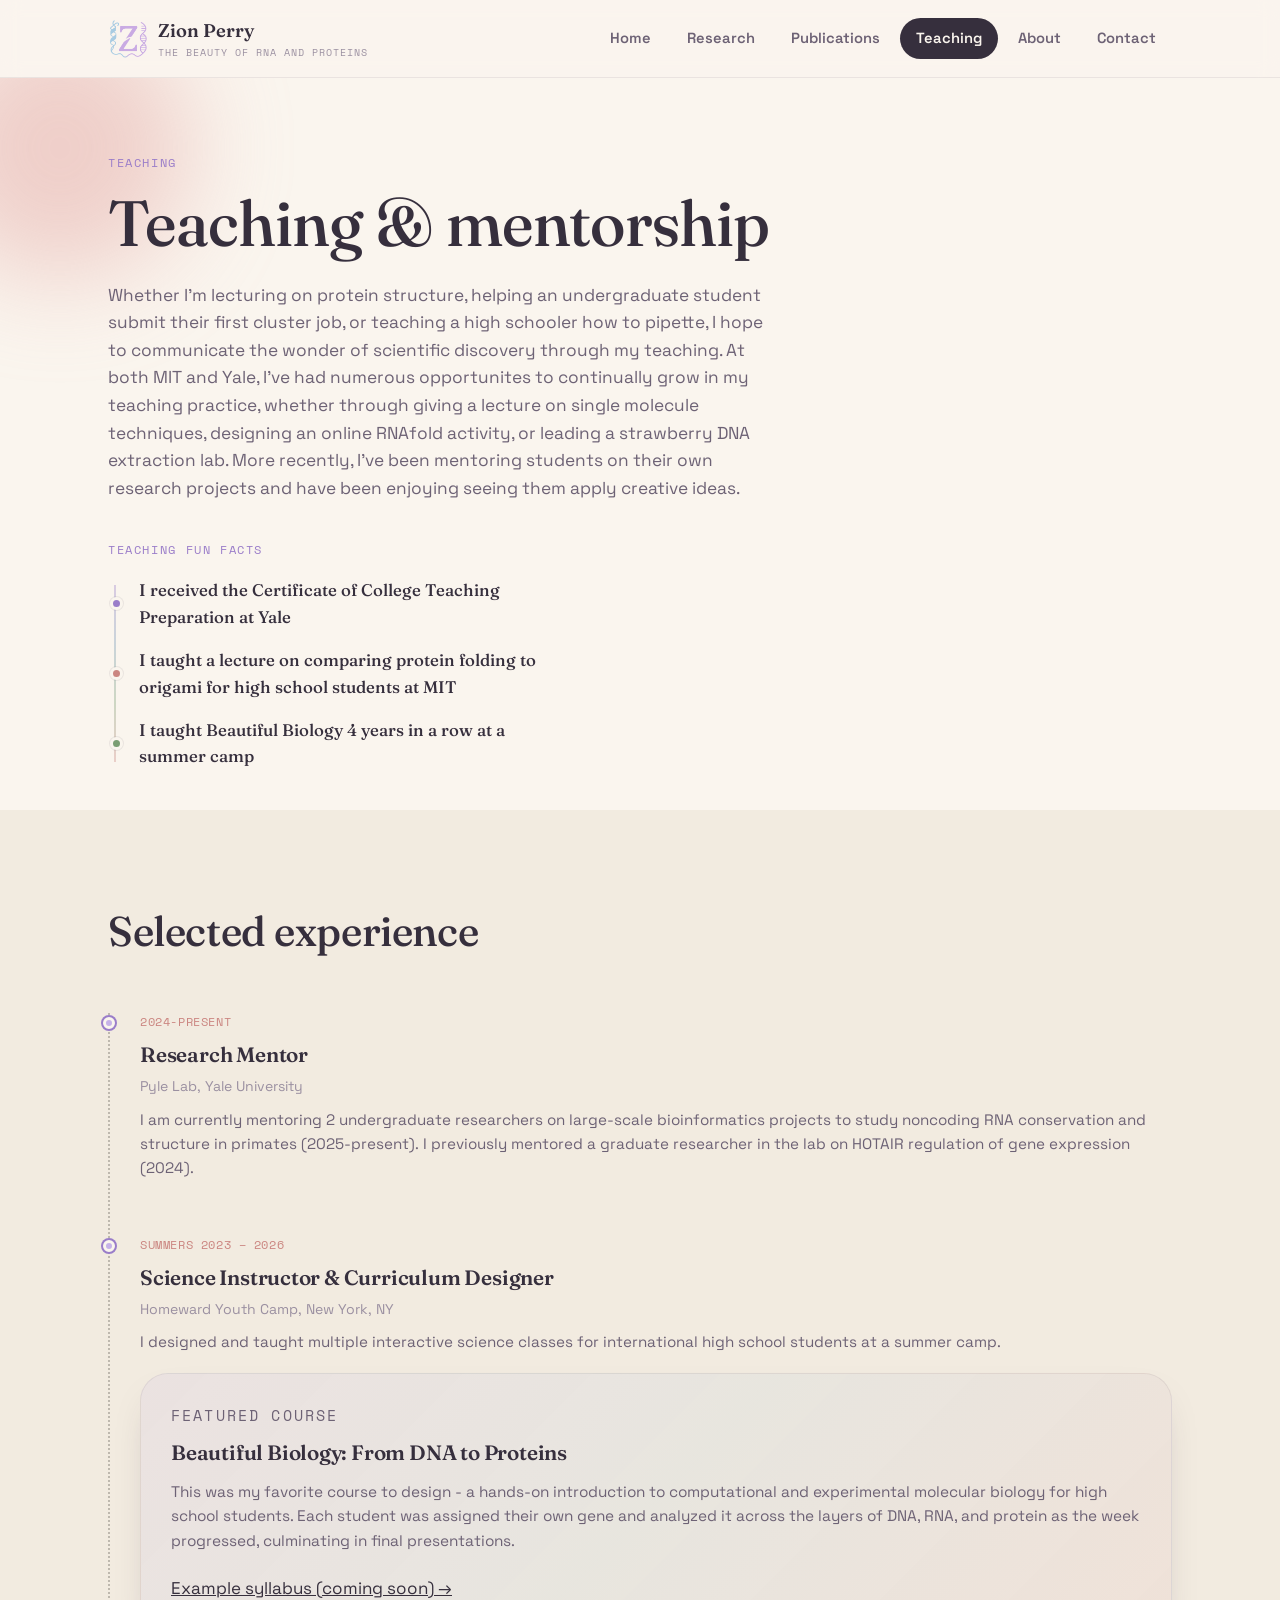
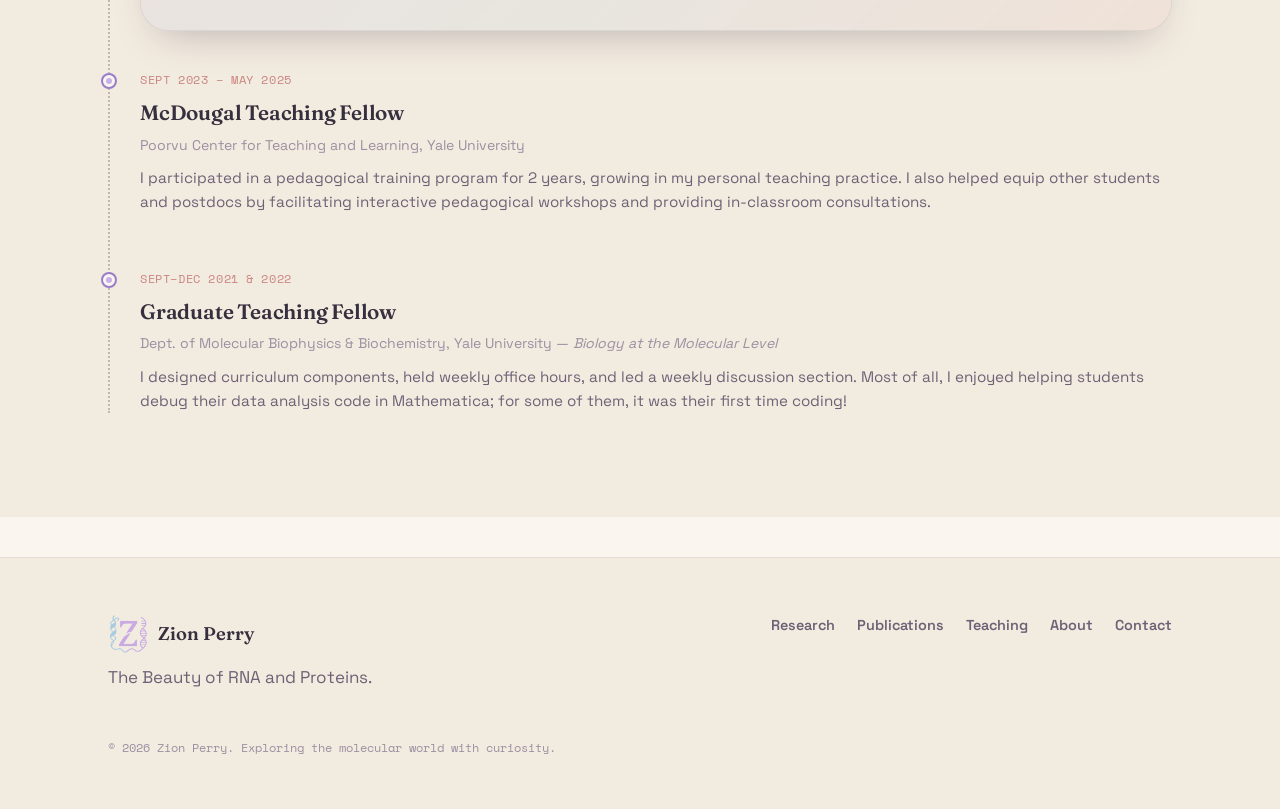
<file: teaching.html>
<!DOCTYPE html>
<html lang="en">
<head>
<meta charset="UTF-8">
<meta name="viewport" content="width=device-width, initial-scale=1.0">
<meta name="theme-color" content="#faf5ee">
<title>Teaching — Zion Perry</title>
<meta name="description" content="Teaching philosophy, courses, and mentorship experience of Zion Perry.">
<meta property="og:type" content="website">
<meta property="og:title" content="Teaching — Zion Perry">
<meta property="og:description" content="Teaching philosophy, courses, and mentorship experience of Zion Perry.">
<meta property="og:url" content="https://zion-perry.com/teaching.html">
<meta property="og:image" content="https://zion-perry.com/assets/images/og-preview.png">
<meta property="og:image:width" content="1200">
<meta property="og:image:height" content="630">
<meta name="twitter:card" content="summary_large_image">
<meta name="twitter:title" content="Teaching — Zion Perry">
<meta name="twitter:description" content="Teaching philosophy, courses, and mentorship experience of Zion Perry.">
<meta name="twitter:image" content="https://zion-perry.com/assets/images/og-preview.png">
<link rel="icon" href="assets/images/Z_logo.png" type="image/png">
<link rel="preconnect" href="https://fonts.googleapis.com">
<link rel="preconnect" href="https://fonts.gstatic.com" crossorigin>
<link href="https://fonts.googleapis.com/css2?family=Fraunces:ital,opsz,wght@0,9..144,400;0,9..144,500;0,9..144,600;1,9..144,500&family=Space+Grotesk:wght@400;500;600;700&family=Space+Mono:wght@400;700&display=swap" rel="stylesheet">
<link rel="stylesheet" href="css/style.css">
<script src="js/main.js" defer></script>
</head>
<body>

<header class="site-header">
  <nav class="nav">
    <a href="index.html" class="brand">
      <img src="assets/images/Z_logo.png" alt="Zion Perry logo" class="brand-logo">
      <span>Zion Perry<small>the beauty of RNA and proteins</small></span>
    </a>
    <button class="nav-toggle" aria-label="Toggle navigation"><span></span></button>
    <div class="nav-links">
      <a href="index.html">Home</a>
      <a href="research.html">Research</a>
      <a href="publications.html">Publications</a>
      <a href="teaching.html">Teaching</a>
      <a href="about.html">About</a>
      <a href="contact.html">Contact</a>
    </div>
  </nav>
</header>

<main>

<section class="page-hero">
  <div class="blob blob-anim" style="width:260px;height:260px;top:-60px;left:-70px;background:var(--rose);"></div>
  <div class="container reveal is-visible">
    <p class="eyebrow">Teaching</p>
    <h1>Teaching &amp; mentorship</h1>
    <p class="lede">Whether I'm lecturing on protein structure, helping an undergraduate student submit their first cluster job, or teaching a high schooler how to pipette, I hope to communicate the wonder of scientific discovery through my teaching. At both MIT and Yale, I've had numerous opportunites to continually grow in my teaching practice, whether through giving a lecture on single molecule techniques, designing an online RNAfold activity, or leading a strawberry DNA extraction lab. More recently, I've been mentoring students on their own research projects and have been enjoying seeing them apply creative ideas.</p>
    <div class="interests-panel">
      <p class="eyebrow">Teaching fun facts</p>
      <div class="interest-chain">
        <div class="interest-node">
          <span class="node-dot" style="background:var(--lilac-deep);"></span>
          <span class="node-label">I received the Certificate of College Teaching Preparation at Yale</span>
        </div>
        <div class="interest-node">
          <span class="node-dot" style="background:var(--rose-deep);"></span>
          <span class="node-label">I taught a lecture on comparing protein folding to origami for high school students at MIT</span>
        </div>
        <div class="interest-node">
          <span class="node-dot" style="background:var(--sage-deep);"></span>
          <span class="node-label">I taught Beautiful Biology 4 years in a row at a summer camp</span>
        </div>
      </div>
    </div>
  </div>
</section>


<!-- ================= TEACHING TIMELINE ================= -->
<section class="section section-alt">
  <div class="container">
    <div class="section-head left reveal">
      <h2>Selected experience</h2>
    </div>

    <div class="timeline reveal">
      <div class="timeline-item">
        <div class="meta">2024-Present</div>
        <h3>Research Mentor</h3>
        <div class="org">Pyle Lab, Yale University</div>
        <p>I am currently mentoring 2 undergraduate researchers on large-scale bioinformatics projects to study noncoding RNA conservation and structure in primates (2025-present). I previously mentored a graduate researcher in the lab on HOTAIR regulation of gene expression (2024).</p>
      </div>

      <div class="timeline-item">
        <div class="meta">Summers 2023 – 2026</div>
        <h3>Science Instructor &amp; Curriculum Designer</h3>
        <div class="org">Homeward Youth Camp, New York, NY</div>
        <p>I designed and taught multiple interactive science classes for international high school students at a summer camp.</p>
        <div class="course-feature">
          <p class="eyebrow">Featured Course</p>
          <h4>Beautiful Biology: From DNA to Proteins</h4>
          <p>This was my favorite course to design - a hands-on introduction to computational and experimental molecular biology for high school students. Each student was assigned their own gene and analyzed it across the layers of DNA, RNA, and protein as the week progressed, culminating in final presentations.</p>
          <a href="">Example syllabus (coming soon) →</a>
        </div>
      </div>

      <div class="timeline-item">
        <div class="meta">Sept 2023 – May 2025</div>
        <h3>McDougal Teaching Fellow</h3>
        <div class="org">Poorvu Center for Teaching and Learning, Yale University</div>
        <p>I participated in a pedagogical training program for 2 years, growing in my personal teaching practice. I also helped equip other students and postdocs by facilitating interactive pedagogical workshops and providing in-classroom consultations.</p>
      </div>

      <div class="timeline-item">
        <div class="meta">Sept–Dec 2021 &amp; 2022</div>
        <h3>Graduate Teaching Fellow</h3>
        <div class="org">Dept. of Molecular Biophysics &amp; Biochemistry, Yale University — <em>Biology at the Molecular Level</em></div>
        <p>I designed curriculum components, held weekly office hours, and led a weekly discussion section. Most of all, I enjoyed helping students debug their data analysis code in Mathematica; for some of them, it was their first time coding!</p>
      </div>

    </div>
  </div>
</section>

</main>

<footer class="site-footer">
  <div class="container">
    <div class="footer-grid">
      <div>
        <a href="index.html" class="brand" style="margin-bottom:10px;">
          <img src="assets/images/Z_logo.png" alt="Zion Perry logo" class="brand-logo">
          <span>Zion Perry</span>
        </a>
        <p style="max-width:32ch;">The Beauty of RNA and Proteins.</p>
      </div>
      <div class="footer-links">
        <a href="research.html">Research</a>
        <a href="publications.html">Publications</a>
        <a href="teaching.html">Teaching</a>
        <a href="about.html">About</a>
        <a href="contact.html">Contact</a>
      </div>
    </div>
    <p class="footer-note">© 2026 Zion Perry. Exploring the molecular world with curiosity.</p>
  </div>
</footer>

<script data-goatcounter="https://zionperry.goatcounter.com/count" async src="//gc.zgo.at/count.js"></script>
</body>
</html>
</file>
<file: css/style.css>
/* =========================================================
   Zion R. Perry — personal site
   Vintage-futuristic pastel design system
   Motifs (abstract): molecule networks, jellyfish blooms, tardigrade forms
   ========================================================= */

:root{
  /* paper + ink */
  --paper: #faf5ee;
  --paper-alt: #f2ebe0;
  --paper-deep: #ece3d5;
  --ink: #362f3d;
  --ink-soft: #6d6275;
  --ink-faint: #9b90a1;
  --line: rgba(54,47,61,0.14);
  --line-soft: rgba(54,47,61,0.08);

  /* pastel palette */
  --lilac: #c6b2e8;
  --lilac-soft: #e6dbf6;
  --lilac-deep: #9a7dc9;
  --rose: #e6b0ac;
  --rose-soft: #f6e0dd;
  --rose-deep: #cb8681;
  --sage: #a3c49c;
  --sage-soft: #dcebd7;
  --sage-deep: #7a9e73;
  --sky: #a3c1d9;
  --sky-soft: #dbe9f2;
  --sky-deep: #6f95b3;
  --stone: #beb8ae;
  --stone-soft: #e7e2d8;

  /* type */
  --font-display: "Fraunces", "Iowan Old Style", Georgia, serif;
  --font-body: "Space Grotesk", "Segoe UI", Helvetica, Arial, sans-serif;
  --font-mono: "Space Mono", "SF Mono", Menlo, monospace;

  --radius-lg: 28px;
  --radius-md: 18px;
  --radius-sm: 10px;
  --shadow-soft: 0 18px 40px -20px rgba(54,47,61,0.35);
  --shadow-tight: 0 8px 20px -12px rgba(54,47,61,0.3);
  --container: 1120px;
}

*, *::before, *::after{ box-sizing: border-box; }
html{ overflow-x: hidden; background: var(--paper); }
@media (prefers-reduced-motion: no-preference){
  html{ scroll-behavior: smooth; }
}

body{
  margin: 0;
  background: var(--paper);
  color: var(--ink);
  font-family: var(--font-body);
  font-size: 17px;
  line-height: 1.6;
  -webkit-font-smoothing: antialiased;
}

h1,h2,h3,h4{
  font-family: var(--font-display);
  font-weight: 600;
  color: var(--ink);
  margin: 0 0 0.4em;
  letter-spacing: -0.01em;
}
h1{ font-size: clamp(2.4rem, 5vw, 4rem); line-height: 1.05; font-weight: 500; }
h2{ font-size: clamp(1.8rem, 3.4vw, 2.6rem); font-weight: 500; }
h3{ font-size: 1.3rem; font-weight: 600; }
p{ margin: 0 0 1em; color: var(--ink-soft); }
a{ color: inherit; }
img{ max-width: 100%; display:block; }
ul{ margin:0; padding:0; list-style:none; }

.container{
  width: 100%;
  max-width: var(--container);
  margin: 0 auto;
  padding: 0 28px;
}

section{ position: relative; }

/* ---------- eyebrow / labels ---------- */
.eyebrow{
  display: inline-flex;
  align-items: center;
  gap: 8px;
  font-family: var(--font-mono);
  font-size: 0.72rem;
  letter-spacing: 0.14em;
  text-transform: uppercase;
  color: var(--lilac-deep);
  margin-bottom: 14px;
}

/* ---------- buttons ---------- */
.btn{
  display: inline-flex;
  align-items: center;
  gap: 8px;
  font-family: var(--font-body);
  font-weight: 600;
  font-size: 0.95rem;
  padding: 13px 26px;
  border-radius: 999px;
  border: 1.5px solid var(--ink);
  background: var(--ink);
  color: var(--paper);
  text-decoration: none;
  cursor: pointer;
  transition: transform .25s ease, box-shadow .25s ease, background .25s ease, color .25s ease;
  white-space: nowrap;
}
.btn:hover{ transform: translateY(-2px); box-shadow: var(--shadow-tight); }
.btn-ghost{
  background: transparent;
  color: var(--ink);
  border-color: var(--line);
}
.btn-ghost:hover{ border-color: var(--ink); background: var(--paper-alt); }
.btn-soft{
  background: var(--lilac-soft);
  border-color: transparent;
  color: var(--ink);
}
.btn-soft:hover{ background: var(--lilac); }
.btn-row{ display:flex; gap: 14px; flex-wrap: wrap; }

/* ---------- nav ---------- */
.site-header{
  position: sticky;
  top: 0;
  z-index: 100;
  background: rgba(250, 245, 238, 0.82);
  backdrop-filter: blur(10px);
  border-bottom: 1px solid var(--line-soft);
}
.nav{
  display: flex;
  align-items: center;
  justify-content: space-between;
  padding: 16px 28px;
  max-width: var(--container);
  margin: 0 auto;
}
.brand{
  display: flex;
  align-items: center;
  gap: 10px;
  text-decoration: none;
  color: var(--ink);
  font-family: var(--font-display);
  font-size: 1.15rem;
  font-weight: 600;
}
.brand svg{ width: 34px; height: 34px; flex-shrink:0; }
.brand-logo{ width: auto; height: 40px; flex-shrink:0; }
.brand small{
  display:block;
  font-family: var(--font-mono);
  font-size: 0.62rem;
  letter-spacing: 0.1em;
  color: var(--ink-faint);
  font-weight: 400;
  text-transform: uppercase;
}
.nav-links{
  display: flex;
  align-items: center;
  gap: 4px;
}
.nav-links a{
  font-size: 0.92rem;
  font-weight: 600;
  text-decoration: none;
  color: var(--ink-soft);
  padding: 9px 16px;
  border-radius: 999px;
  transition: background .2s ease, color .2s ease;
}
.nav-links a:hover{ background: var(--lilac-soft); color: var(--ink); }
.nav-links a.active{ background: var(--ink); color: var(--paper); }
.nav-toggle{
  display: none;
  background: none;
  border: 1.5px solid var(--line);
  border-radius: 10px;
  width: 42px; height: 42px;
  align-items: center;
  justify-content: center;
  cursor: pointer;
}
.nav-toggle span, .nav-toggle span::before, .nav-toggle span::after{
  content:"";
  display:block;
  width: 18px; height: 2px;
  background: var(--ink);
  position: relative;
  transition: transform .2s ease, opacity .2s ease;
}
.nav-toggle span::before{ position:absolute; top:-6px; }
.nav-toggle span::after{ position:absolute; top:6px; }

@media (max-width: 820px){
  .nav-toggle{ display:flex; }
  .nav-links{
    position: absolute;
    top: 100%; left: 0; right: 0;
    flex-direction: column;
    align-items: stretch;
    background: var(--paper);
    padding: 10px 20px 20px;
    border-bottom: 1px solid var(--line-soft);
    display: none;
    gap: 2px;
  }
  .nav-links.open{ display:flex; }
  .nav-links a{ padding: 12px 14px; }
}

/* ---------- hero ---------- */
.hero{
  padding: 90px 0 60px;
  position: relative;
  overflow: hidden;
}
.hero-grid{
  display: grid;
  grid-template-columns: 1.1fr 0.9fr;
  gap: 40px;
  align-items: center;
  position: relative;
  z-index: 2;
}
.hero-swirl{
  position: absolute;
  inset: 0;
  width: 100%;
  height: 100%;
  z-index: 0;
  pointer-events: none;
}
.hero h1 em,
.page-hero h1 em,
#teaching h2 em{
  font-style: normal;
  color: var(--lilac-deep);
}
.amp{ color: var(--lilac-deep); }
.hero p.lede{
  font-size: 1.15rem;
  max-width: 46ch;
}
@media (max-width: 900px){
  .hero-grid{ grid-template-columns: 1fr; }
}

/* ---------- decorative blobs (jellyfish-bloom inspired) ---------- */
.blob{
  position: absolute;
  border-radius: 50%;
  filter: blur(50px);
  opacity: 0.55;
  z-index: 0;
  pointer-events: none;
}
.blob-anim{ animation: drift 14s ease-in-out infinite; }
@keyframes drift{
  0%,100%{ transform: translate(0,0) scale(1); }
  50%{ transform: translate(-16px, 22px) scale(1.06); }
}
.float{ animation: floaty 7s ease-in-out infinite; }
@keyframes floaty{
  0%,100%{ transform: translateY(0px); }
  50%{ transform: translateY(-14px); }
}

/* dotted molecule-grid texture band */
.molecule-field{
  position: absolute;
  inset: 0;
  z-index: 0;
  opacity: 0.5;
  pointer-events: none;
}

/* ---------- sections ---------- */
.section{ padding: 88px 0; }
.section-alt{ background: var(--paper-alt); }
.section-head{
  max-width: 640px;
  margin: 0 auto 48px;
  text-align: center;
}
.section-head.left{ margin-left:0; text-align:left; }

/* ---------- stat row ---------- */
.stats{
  display: grid;
  grid-template-columns: repeat(4, 1fr);
  gap: 18px;
  margin-top: 50px;
}
.stat-tile{
  background: var(--paper);
  border: 1px solid var(--line-soft);
  border-radius: var(--radius-md);
  padding: 24px 20px;
  text-align: center;
}
.stat-tile .num{
  font-family: var(--font-display);
  font-size: 2.1rem;
  color: var(--ink);
  display:block;
}
.stat-tile .label{
  font-family: var(--font-mono);
  font-size: 0.72rem;
  letter-spacing: 0.06em;
  text-transform: uppercase;
  color: var(--ink-faint);
}
@media (max-width: 760px){ .stats{ grid-template-columns: repeat(2,1fr); } }

/* ---------- cards ---------- */
.card-grid{
  display: grid;
  grid-template-columns: repeat(3, 1fr);
  gap: 24px;
}
@media (max-width: 980px){ .card-grid{ grid-template-columns: 1fr 1fr; } }
@media (max-width: 680px){ .card-grid{ grid-template-columns: 1fr; } }

.card{
  background: var(--paper);
  border: 1px solid var(--line-soft);
  border-radius: var(--radius-lg);
  padding: 30px 26px;
  position: relative;
  display: flex;
  flex-direction: column;
  transition: transform .3s ease, box-shadow .3s ease, border-color .3s ease;
}
.card:hover{
  transform: translateY(-6px);
  box-shadow: var(--shadow-soft);
  border-color: transparent;
}
.card .icon{
  width: 52px; height:52px;
  border-radius: 16px;
  display:flex; align-items:center; justify-content:center;
  margin-bottom: 18px;
}
.card .icon svg{ width: 28px; height:28px; }
.icon.lilac{ background: var(--lilac-soft); color: var(--lilac-deep); }
.icon.rose{ background: var(--rose-soft); color: var(--rose-deep); }
.icon.sage{ background: var(--sage-soft); color: var(--sage-deep); }
.icon.sky{ background: var(--sky-soft); color: var(--sky-deep); }

.card h3{ margin-bottom: 10px; }
.card p{ font-size: 0.96rem; margin-bottom: 14px; }
.tags{ display:flex; flex-wrap:wrap; gap:6px; margin-top: 14px; }
.card a.card-link{
  font-family: var(--font-mono);
  font-size: 0.78rem;
  text-decoration: none;
  color: var(--ink);
  border-bottom: 1.5px solid var(--rose-deep);
  padding-bottom: 2px;
  margin-top: auto;
  padding-top: 18px;
  align-self: flex-start;
}

/* project note card (research page — "field notebook" feel) */
.notebook{
  background: var(--paper);
  border: 1px solid var(--line-soft);
  border-radius: var(--radius-lg);
  padding: 30px;
  margin-bottom: 26px;
  display: grid;
  grid-template-columns: 1fr 1.2fr;
  gap: 32px;
  align-items: stretch;
}
.notebook .project-image{
  order: 1;
  min-height: 220px;
  border-radius: var(--radius-md);
  background: var(--paper);
  display: flex;
  flex-direction: column;
  align-items: center;
  justify-content: center;
  overflow: hidden;
}
.notebook .project-image img{
  width: 100%;
  flex: 1 1 auto;
  min-height: 0;
  object-fit: contain;
  mix-blend-mode: multiply;
}
.notebook .img-caption{
  flex-shrink: 0;
  width: 100%;
  box-sizing: border-box;
  margin: 0;
  padding: 6px 4px 0;
  font-family: var(--font-mono);
  font-size: 0.7rem;
  text-align: right;
  color: var(--ink-faint);
}
.notebook-body{ order: 2; display: flex; flex-direction: column; min-width: 0; }
#arena .project-image{ align-self: start; height: 540px; }
.notebook.reverse .project-image{ order: 2; }
.notebook.reverse .notebook-body{ order: 1; }

/* wide/banner layout for images that are long and shallow (e.g. arc plots) */
.notebook.wide{ grid-template-columns: 1fr; }
.notebook.wide .project-image{
  order: 1;
  min-height: 0;
  background: transparent;
}
.notebook.wide .project-image img{
  width: 100%;
  height: auto;
  object-fit: contain;
}
.notebook.wide .notebook-body{ order: 2; }

.notebook-head{
  display: flex;
  align-items: center;
  gap: 14px;
  margin-bottom: 12px;
}
.notebook .badge{
  width: 44px; height: 44px;
  flex-shrink: 0;
  border-radius: 62% 38% 55% 45% / 45% 52% 48% 55%;
  display:flex; align-items:center; justify-content:center;
  margin-bottom: 0;
  backdrop-filter: blur(6px);
  border: 1px solid rgba(255,255,255,0.55);
  box-shadow: inset 0 1px 3px rgba(255,255,255,0.7), 0 6px 16px -8px rgba(54,47,61,0.3);
}
.notebook .badge.lilac{ background: rgba(198,178,232,0.4); }
.notebook .badge.sage{ background: rgba(163,196,156,0.4); }
.notebook .badge.sky{ background: rgba(163,193,217,0.4); }
.notebook .badge.rose{ background: rgba(230,176,172,0.4); }
.notebook .badge svg{ width: 22px; height:22px; }
.notebook h3{ margin-bottom: 0; }
.notebook .meta{
  font-family: var(--font-mono);
  font-size: 0.75rem;
  color: var(--ink-faint);
  text-transform: uppercase;
  letter-spacing: 0.06em;
  margin-bottom: 4px;
}
.notebook ul.points{ margin: 14px 0; }
.notebook ul.points li{
  position: relative;
  padding-left: 20px;
  margin-bottom: 8px;
  color: var(--ink-soft);
  font-size: 0.96rem;
}
.notebook ul.points li::before{
  content: "";
  position: absolute; left:0; top: 9px;
  width: 6px; height:6px; border-radius: 50%;
  background: var(--sage-deep);
}
#hotair .points li::before{ background: var(--lilac-deep); }
#primates .points li::before{ background: var(--sage-deep); }
#arena .points li::before{ background: var(--sky-deep); }
#protein-design .points li::before{ background: var(--rose-deep); }
@media (max-width: 720px){
  .notebook{ grid-template-columns: 1fr; }
  .notebook .project-image{ order: 1 !important; min-height: 180px; }
  .notebook-body{ order: 2 !important; }
  .notebook.wide .project-image{ min-height: 0; }
  #arena .project-image{ height: auto; align-self: auto; }
}

/* tag pill */
.tag{
  display: inline-flex;
  align-items: center;
  font-family: var(--font-mono);
  font-size: 0.72rem;
  letter-spacing: 0.02em;
  padding: 6px 12px;
  border-radius: 999px;
  background: var(--paper-alt);
  border: 1px solid var(--line-soft);
  color: var(--ink-soft);
}

/* ---------- timeline ---------- */
.timeline{
  position: relative;
  padding-left: 30px;
  border-left: 2px dotted var(--stone);
}
.timeline-item{
  position: relative;
  padding-bottom: 40px;
}
.timeline-item:last-child{ padding-bottom: 0; }
.timeline-item::before{
  content:"";
  position: absolute;
  left: -37px; top: 4px;
  width: 12px; height:12px;
  border-radius: 50%;
  background: var(--lilac);
  border: 3px solid var(--paper);
  box-shadow: 0 0 0 2px var(--lilac-deep);
}
.timeline-item .meta{
  font-family: var(--font-mono);
  font-size: 0.74rem;
  letter-spacing: 0.05em;
  text-transform: uppercase;
  color: var(--rose-deep);
  margin-bottom: 6px;
}
.timeline-item h3{ margin-bottom: 4px; }
.timeline-item .org{ color: var(--ink-faint); font-size: 0.88rem; margin-bottom: 10px; }
.timeline-item p{ font-size: 0.95rem; }

/* ---------- publications ---------- */
.pub-list{ display:flex; flex-direction: column; gap: 4px; }
.pub-group-title{
  font-family: var(--font-mono);
  text-transform: uppercase;
  letter-spacing: 0.08em;
  font-size: 0.78rem;
  color: var(--sage-deep);
  margin: 40px 0 16px;
}
.pub-group-title:first-child{ margin-top: 0; }
.pub{
  padding: 18px 0;
  border-bottom: 1px solid var(--line-soft);
  display: grid;
  grid-template-columns: 28px 1fr;
  gap: 14px;
}
.pub .dot{
  width: 8px; height:8px; border-radius:50%;
  background: var(--lilac-deep);
  margin-top: 8px;
}
#writing .dot{ background: var(--sky-deep); }
.pub .title{ font-weight: 600; color: var(--ink); }
.pub .desc{ font-size: 0.92rem; color: var(--ink-soft); margin-top: 6px; }
.pub .venue{ font-family: var(--font-mono); font-size: 0.8rem; color: var(--ink-faint); margin-top: 6px; }
.pub a{ color: var(--lilac-deep); text-decoration: none; border-bottom: 1px solid transparent; }
.pub a:hover{ border-color: var(--lilac-deep); }
#writing .pub a{ color: var(--sky-deep); }
#writing .pub a:hover{ border-color: var(--sky-deep); }

/* ---------- list rows (grants/honors/service) ---------- */
.row-list{ display:flex; flex-direction: column; }
.row-list li{
  display:flex;
  justify-content: space-between;
  gap: 16px;
  padding: 14px 0;
  border-bottom: 1px solid var(--line-soft);
  font-size: 0.96rem;
}
.row-list li .r-left{ color: var(--ink); font-weight: 600; }
.row-list li .r-mid{ color: var(--ink-faint); font-family: var(--font-mono); font-size: 0.82rem; }
.row-list li .r-right{ color: var(--ink-soft); font-family: var(--font-mono); font-size: 0.85rem; white-space: nowrap; }

/* ---------- quote / dreams section ---------- */
.dream-panel{
  border-radius: var(--radius-lg);
  padding: 56px;
  background: linear-gradient(135deg, var(--lilac-soft), var(--sky-soft) 55%, var(--rose-soft));
  position: relative;
  overflow: hidden;
}
.dream-panel blockquote{
  font-family: var(--font-display);
  font-size: clamp(1.3rem, 2.6vw, 1.9rem);
  font-style: italic;
  color: var(--ink);
  margin: 0;
  max-width: 62ch;
  line-height: 1.5;
}
.dream-panel .eyebrow{ color: var(--rose-deep); }

/* ---------- footer ---------- */
.site-footer{
  border-top: 1px solid var(--line-soft);
  padding: 56px 0 40px;
  margin-top: 40px;
  background: var(--paper-alt);
}
.footer-grid{
  display:flex;
  justify-content: space-between;
  align-items: flex-start;
  gap: 30px;
  flex-wrap: wrap;
}
.footer-links{ display:flex; gap: 22px; flex-wrap: wrap; }
.footer-links a{
  text-decoration:none;
  color: var(--ink-soft);
  font-size: 0.9rem;
  font-weight: 600;
}
.footer-links a:hover{ color: var(--ink); }
.footer-note{
  font-family: var(--font-mono);
  font-size: 0.75rem;
  color: var(--ink-faint);
  margin-top: 30px;
}

/* ---------- misc page header (non-home pages) ---------- */
.page-hero{
  padding: 70px 0 40px;
  position: relative;
  overflow: hidden;
}
.page-hero .eyebrow{ margin-bottom: 16px; }
.page-hero p.lede{ max-width: 60ch; font-size: 1.08rem; }

/* core research interests: a small molecular backbone, one node per interest */
.interests-panel{ margin-top: 32px; max-width: 440px; }
.interests-panel .eyebrow{ margin-bottom: 18px; }
.interest-chain{
  position: relative;
  display: flex;
  flex-direction: column;
  gap: 16px;
  padding-left: 2px;
}
.interest-chain::before{
  content: "";
  position: absolute;
  left: 6px;
  top: 8px;
  bottom: 8px;
  width: 2px;
  background: linear-gradient(to bottom, var(--lilac-deep), var(--sky-deep), var(--sage-deep), var(--rose-deep));
  opacity: 0.35;
}
.interest-node{
  display: flex;
  align-items: center;
  gap: 16px;
  position: relative;
}
.node-dot{
  width: 13px; height: 13px;
  border-radius: 50%;
  flex-shrink: 0;
  border: 3px solid var(--paper);
  box-shadow: 0 0 0 1px var(--line-soft);
  position: relative;
  z-index: 1;
}
.node-label{
  font-family: var(--font-display);
  font-size: 1.05rem;
  font-weight: 500;
  color: var(--ink);
}

/* corner bracket decoration (HUD / futuristic touch) */
.bracket{
  position: absolute;
  width: 26px; height: 26px;
  border-color: var(--lilac-deep);
  opacity: 0.5;
}
.bracket.tl{ top: 18px; left: 18px; border-top: 2px solid; border-left: 2px solid; }
.bracket.br{ bottom: 18px; right: 18px; border-bottom: 2px solid; border-right: 2px solid; }

/* avatar monogram (about page) */
/* about page: photo + bio stacked for a wider reading measure, facts card beside it */
.about-photo{
  width: 100%;
  aspect-ratio: 3 / 2;
  object-fit: cover;
  border-radius: var(--radius-lg);
  border: 6px solid var(--paper);
  box-shadow: var(--shadow-soft);
  background: var(--paper-alt);
}
.about-photo-side{
  width: 100%;
  aspect-ratio: 3 / 4;
  object-fit: cover;
  border-radius: var(--radius-lg);
  border: 6px solid var(--paper);
  box-shadow: var(--shadow-soft);
  background: var(--paper-alt);
  margin-top: 20px;
  display: block;
}
.photo-caption{
  font-family: var(--font-mono);
  font-size: 0.75rem;
  color: var(--ink-faint);
  text-align: center;
  margin-top: 10px;
}
.about-intro{
  display: grid;
  grid-template-columns: 1.3fr 0.9fr;
  gap: 48px;
  align-items: start;
}
@media (max-width: 860px){
  .about-intro{ grid-template-columns: 1fr; }
}
.about-lead{ display: flex; flex-direction: column; gap: 26px; }
.about-copy p{
  font-size: 1.03rem;
  line-height: 1.8;
  margin-bottom: 1.3em;
}
.cv-mini-link{
  display: flex;
  align-items: center;
  justify-content: center;
  gap: 8px;
  margin-top: 14px;
  padding: 12px 20px;
  border-radius: 999px;
  background: var(--paper-alt);
  border: 1px solid var(--line-soft);
  color: var(--lilac-deep);
  font-family: var(--font-body);
  font-weight: 600;
  font-size: 0.88rem;
  text-decoration: none;
  transition: background .2s ease, transform .2s ease;
}
.cv-mini-link svg{ width: 16px; height: 16px; flex-shrink: 0; }
.cv-mini-link:hover{ background: var(--lilac-soft); transform: translateY(-1px); }
.about-copy p:last-child{ margin-bottom: 0; }

/* two column layout helper */
.two-col{
  display: grid;
  grid-template-columns: 1fr 1fr;
  gap: 60px;
  align-items: start;
}
@media (max-width: 860px){ .two-col{ grid-template-columns: 1fr; gap: 36px; } }

/* reveal-on-scroll */
.reveal{ opacity: 0; transform: translateY(18px); transition: opacity .7s ease, transform .7s ease; }
.reveal.is-visible{ opacity: 1; transform: translateY(0); }

/* contact page */
.contact-panel{
  background: var(--paper);
  border: 1px solid var(--line-soft);
  border-radius: var(--radius-lg);
  padding: 44px;
}
.contact-inner{ width: fit-content; max-width: 100%; margin: 0 auto; text-align: left; }
.contact-methods{ display:flex; flex-direction:column; align-items: stretch; gap: 14px; margin-top: 26px; }
.contact-method{
  display:flex; align-items:center; gap: 16px;
  max-width: 100%;
  text-align: left;
  padding: 16px 18px;
  border-radius: var(--radius-md);
  background: var(--paper-alt);
  text-decoration:none;
  color: var(--ink);
  transition: background .2s ease, transform .2s ease;
}
.contact-method:hover{ background: var(--lilac-soft); transform: translateX(4px); }
.contact-method .icon{ width:40px;height:40px;border-radius:12px; flex-shrink:0; }
.contact-method .icon svg{ width:22px;height:22px; }
.contact-method > div:last-child{ min-width: 0; flex: 1; }
.contact-method .label{ font-weight: 600; }
.contact-method .value{ font-family: var(--font-mono); font-size: 0.82rem; color: var(--ink-faint); overflow-wrap: anywhere; }
@media (max-width: 520px){
  .contact-panel{ padding: 28px 22px; }
}

/* about fun-fact callout */
.callout{
  border-radius: var(--radius-md);
  padding: 22px 24px;
  background: var(--sage-soft);
  border: 1px dashed var(--sage-deep);
  font-size: 0.95rem;
  color: var(--ink);
  display:flex;
  gap: 14px;
  align-items: flex-start;
}
.callout svg{ width: 26px; height:26px; flex-shrink:0; color: var(--sage-deep); margin-top:2px;}

/* featured course card (DNA -> RNA -> protein) */
.course-feature{
  border-radius: var(--radius-lg);
  padding: 28px 30px;
  margin-top: 18px;
  background: linear-gradient(135deg, rgba(198,178,232,0.14), rgba(163,193,217,0.12) 50%, rgba(230,176,172,0.14));
  border: 1px solid var(--line-soft);
  box-shadow: var(--shadow-soft);
}
.course-feature .eyebrow{ margin-bottom: 8px; }
.course-feature h4{
  font-family: var(--font-display);
  font-size: 1.3rem;
  font-weight: 600;
  margin: 0 0 10px;
  color: var(--ink);
}
.course-feature > p{
  color: var(--ink-soft);
  font-size: 0.96rem;
  margin-bottom: 22px;
}
.dna-flow{
  display: flex;
  align-items: center;
  gap: 12px;
  margin-bottom: 22px;
  flex-wrap: wrap;
}
.dna-flow-node{
  display: flex;
  flex-direction: column;
  align-items: center;
  gap: 8px;
}
.dna-flow-icon{
  width: 52px; height: 52px;
  border-radius: 62% 38% 55% 45% / 45% 52% 48% 55%;
  display: flex; align-items: center; justify-content: center;
  backdrop-filter: blur(6px);
  border: 1px solid rgba(255,255,255,0.55);
  box-shadow: inset 0 1px 3px rgba(255,255,255,0.7), 0 6px 16px -8px rgba(54,47,61,0.3);
}
.dna-flow-icon svg{ width: 26px; height: 26px; }
.dna-flow-node.lilac .dna-flow-icon{ background: rgba(198,178,232,0.4); color: var(--lilac-deep); }
.dna-flow-node.sky .dna-flow-icon{ background: rgba(163,193,217,0.4); color: var(--sky-deep); }
.dna-flow-node.rose .dna-flow-icon{ background: rgba(230,176,172,0.4); color: var(--rose-deep); }
.dna-flow-node span{
  font-family: var(--font-mono);
  font-size: 0.72rem;
  font-weight: 700;
  text-transform: uppercase;
  letter-spacing: 0.06em;
  color: var(--ink-soft);
}
.dna-flow-arrow{
  color: var(--ink-faint);
  font-size: 1.3rem;
  margin-bottom: 26px;
}
@media (max-width: 480px){
  .dna-flow{ gap: 8px; }
  .dna-flow-icon{ width: 44px; height: 44px; }
  .dna-flow-icon svg{ width: 22px; height: 22px; }
}

/* download button on cv page */
.cv-download{
  display:flex; align-items:center; justify-content:space-between;
  flex-wrap: wrap;
  gap: 20px;
  padding: 30px 34px;
  border-radius: var(--radius-lg);
  background: var(--ink);
  color: var(--paper);
  margin-bottom: 50px;
}
.cv-download h3{ color: var(--paper); margin-bottom:4px; }
.cv-download p{ color: rgba(250,245,238,0.7); margin: 0; }

.skills-grid{ display:grid; grid-template-columns: repeat(2,1fr); gap: 30px; margin-top: 30px; }
@media (max-width: 700px){ .skills-grid{ grid-template-columns: 1fr; } }
.skills-grid h4{ font-family: var(--font-mono); text-transform: uppercase; font-size: 0.78rem; letter-spacing: 0.08em; color: var(--ink-faint); margin-bottom: 14px; }
.skills-grid .tags{ display:flex; flex-wrap:wrap; gap:10px; margin-top:0; }
.skills-grid .tag{ background: var(--paper); border-color: var(--line); }
</file>
